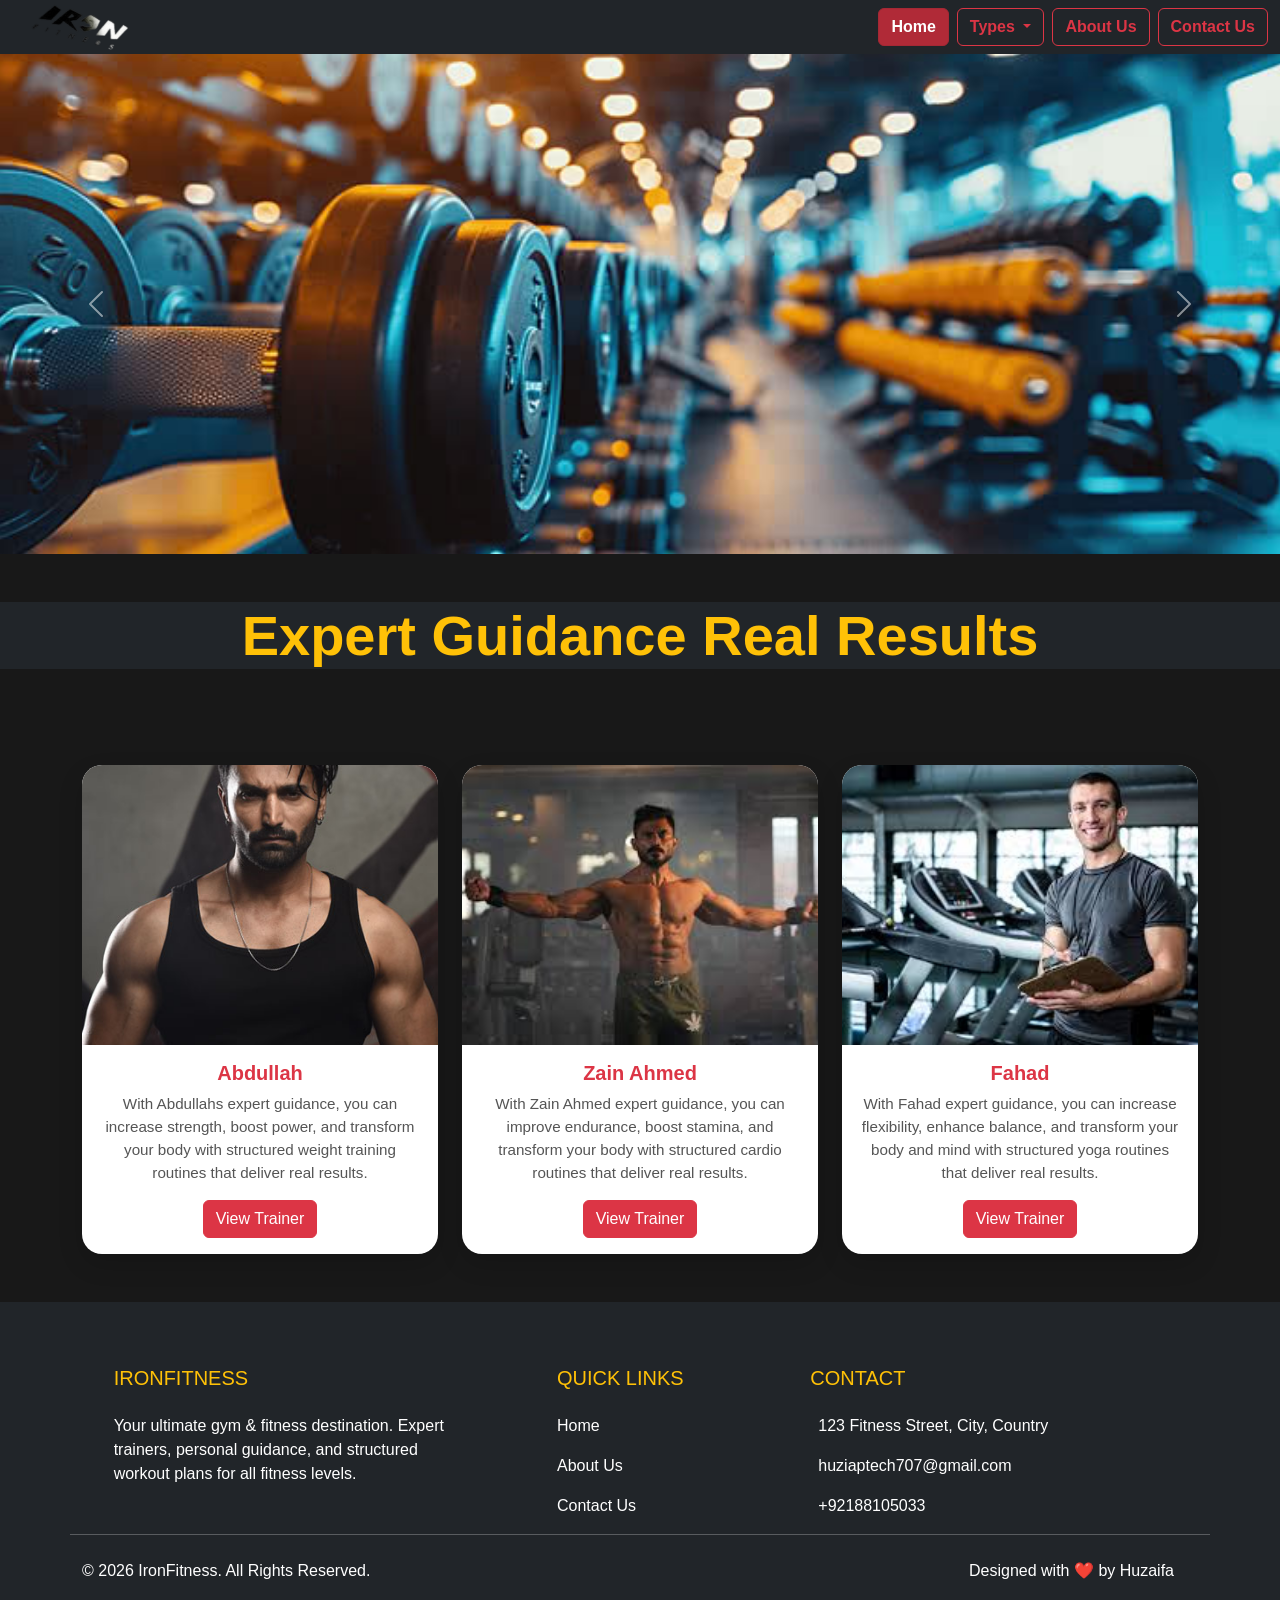
<file: index.html>
<!DOCTYPE html>
<html lang="en">
<head>
    <meta charset="UTF-8">
    <meta http-equiv="X-UA-Compatible" content="IE=edge">
    <meta name="viewport" content="width=device-width, initial-scale=1.0">
    <link href="https://cdn.jsdelivr.net/npm/bootstrap@5.0.2/dist/css/bootstrap.min.css" rel="stylesheet" integrity="sha384-EVSTQN3/azprG1Anm3QDgpJLIm9Nao0Yz1ztcQTwFspd3yD65VohhpuuCOmLASjC" crossorigin="anonymous">
    
    <link rel="stylesheet" href="css/style.css">
    <title>Ironfitness</title>

</head>
<body>
    <!-- start navbar -->
    <nav class="navbar navbar-expand-lg navbar-dark bg-dark sticky-top">
        <div class="container-fluid">
          <a class="navbar-brand d-flex align-items-center" href="index.html">
            <img src="assets/logo2.jpg" class="img-fluid navbar-logo"  alt="Logo " >
          </a>
          <button class="navbar-toggler" type="button" data-bs-toggle="collapse" data-bs-target="#navbarNav" aria-controls="navbarNav" aria-expanded="false" aria-label="Toggle navigation">
            <span class="navbar-toggler-icon"></span>
          </button>
          <div class="collapse navbar-collapse" id="navbarNav">
            <ul class="navbar-nav ms-auto gap-2">
              <li class="nav-item">
                <a class="btn btn-danger fw-bold active" href="index.html">Home</a>
              </li>
              <li class="nav-item dropdown">
                <a class="btn btn-outline-danger fw-bold dropdown-toggle"
                   href="#"
                   id="navbarDropdown"
                   role="button"
                   data-bs-toggle="dropdown"
                   aria-expanded="false">
                  Types
                </a>
              
                <ul class="dropdown-menu dropdown-menu-dark" aria-labelledby="navbarDropdown">
                  <li><a class="dropdown-item" href="posesbytype.html">Poses by type</a></li>
                  <li><a class="dropdown-item" href="posebybenefit.html">Poses by benefit</a></li>
                  <li><a class="dropdown-item" href="posebygerenal.html">Poses general</a></li>
                  <li><a class="dropdown-item" href="posebyanatomy.html">Poses by anatomy</a></li>
                </ul>
              </li>
              <li class="nav-item">
                <a class="btn btn-outline-danger fw-bold" href="aboutus.html">About Us</a>
              </li>
              <li class="nav-item">
                <a class="btn btn-outline-danger fw-bold" href="cotactus.html">Contact Us</a>
              </li>
            </ul>            
          </div>
        </div>
      </nav>
      <!-- end navbar -->
      <!--------start carousel ---------->
      <div id="carouselExampleControls" class="carousel slide carousel-fade" data-bs-ride="carousel">
  <div class="carousel-inner">
    <div class="carousel-item active">
      <img src="assets/carowsal3.jpg" class="d-block w-100 carousel-img" alt="Slide 1">
    </div>
    <div class="carousel-item">
      <img src="assets/corsal1.jpg" class="d-block w-100 carousel-img" alt="Slide 2">
    </div>
    <div class="carousel-item">
      <img src="assets/carsal2.jpg.jpg" class="d-block w-100 carousel-img" alt="Slide 3">
    </div>
  </div>

  <!-- controls-->
  <button class="carousel-control-prev" type="button" data-bs-target="#carouselExampleControls" data-bs-slide="prev">
    <span class="carousel-control-prev-icon"></span>
    <span class="visually-hidden">Previous</span>
  </button>
  <button class="carousel-control-next" type="button" data-bs-target="#carouselExampleControls" data-bs-slide="next">
    <span class="carousel-control-next-icon"></span>
    <span class="visually-hidden">Next</span>
  </button>
</div>
      <!-- end carousel -->
      <br>
      <h1 class="text-center fw-bold text-warning bg-dark  display-4 display-md-3 display-lg-2 my-4">
        Expert Guidance Real Results
      </h1>
      <br>
      <!-- tarniner card start -->
      <div class="container my-5">
        <div class="row g-4 justify-content-center">
      
          <!-- Trainer Card -->
          <div class="col-xl-4 col-lg-4 col-md-6 col-sm-12">
            <div class="card trainer-card h-100">
              <img src="assets/tariner1.jpg" class="card-img-top" alt="Trainer">
              <div class="card-body text-center">
                <h5 class="card-title">Abdullah</h5>
                <p class="card-text">
                  With Abdullahs expert guidance, you can increase strength, boost power, and transform your body with structured weight training routines that deliver real results.
                </p>
                <button class="btn btn-danger" data-bs-toggle="modal" data-bs-target="#trainerModal1">
                  View Trainer
                </button>
              </div>
            </div>
          </div>
      
          <div class="col-xl-4 col-lg-4 col-md-6 col-sm-12">
            <div class="card trainer-card h-100">
              <img src="assets/tainer2.jpg" class="card-img-top" alt="Trainer">
              <div class="card-body text-center">
                <h5 class="card-title">Zain Ahmed</h5>
                <p class="card-text">
                  With Zain Ahmed  expert guidance, you can improve endurance, boost stamina, and transform your body with structured cardio routines that deliver real results.
                </p>
                <button class="btn btn-danger" data-bs-toggle="modal" data-bs-target="#trainerModal2">
                  View Trainer
                </button>
              </div>
            </div>
          </div>
      
          <div class="col-xl-4 col-lg-4 col-md-6 col-sm-12">
            <div class="card trainer-card h-100">
              <img src="assets/tariner3.jpg" class="card-img-top" alt="Trainer">
              <div class="card-body text-center">
                <h5 class="card-title">Fahad</h5>
                <p class="card-text">
                  With Fahad expert guidance, you can increase flexibility, enhance balance, and transform your body and mind with structured yoga routines that deliver real results.
                </p>
                <button class="btn btn-danger" data-bs-toggle="modal" data-bs-target="#trainerModal3">
                  View Trainer
                </button>
              </div>
            </div>
          </div>
      
        </div>
      </div>
      
        <!-- End card tilte tranner -->
    

</body>
<!-- footer start -->
<footer class="bg-dark text-white pt-5 pb-4">
  <div class="container text-center text-md-start">
    <div class="row text-center text-md-start">

      <!-- about -->
      <div class="col-md-4 col-lg-4 col-xl-4 mx-auto mt-3">
        <h5 class="text-uppercase mb-4 font-weight-bold text-warning">IronFitness</h5>
        <p>Your ultimate gym & fitness destination. Expert trainers, personal guidance, and structured workout plans for all fitness levels.</p>
      </div>

      <!-- quick links -->
      <div class="col-md-2 col-lg-2 col-xl-2 mx-auto mt-3">
        <h5 class="text-uppercase mb-4 font-weight-bold text-warning">Quick Links</h5>
        <p><a href="index.html" class="text-white text-decoration-none">Home</a></p>
        <p><a href="about.html" class="text-white text-decoration-none">About Us</a></p>
        <p><a href="contact.html" class="text-white text-decoration-none">Contact Us</a></p>
      </div>

      <!-- contact info -->
      <div class="col-md-4 col-lg-4 col-xl-4 mx-auto mt-3">
        <h5 class="text-uppercase mb-4 font-weight-bold text-warning">Contact</h5>
        <p><i class="bi bi-geo-alt-fill me-2"></i> 123 Fitness Street, City, Country</p>
        <p><i class="bi bi-envelope-fill me-2"></i>huziaptech707@gmail.com</p>
        <p><i class="bi bi-telephone-fill me-2"></i> +92188105033</p>
      </div>

     

    <hr class="mb-4">
    <div class="row align-items-center">
      <div class="col-md-7 col-lg-8">
        <p>© 2026 IronFitness. All Rights Reserved.</p>
      </div>
      <div class="col-md-5 col-lg-4">
        <p class="text-end">Designed with ❤️ by Huzaifa</p>
      </div>
    </div>
  </div>
</footer>
<!-- footer end -->

</html>
<!-- start modal -->
   <!---------- traniner modal1 ------------->
   <div class="modal fade" id="trainerModal1" tabindex="-1">
    <div class="modal-dialog modal-dialog-centered">
      <div class="modal-content">
  
        <div class="modal-header bg-dark text-white">
          <h5 class="modal-title">Trainer Information</h5>
        </div>
  
        <div class="modal-body">
          <img src="assets/tariner1.jpg" class="img-fluid mb-4" alt="Trainer Photo">
          <br>
          <p class="bg-dark">
            his trainer has 5+ years of gym experience.
            Expert in weight training, fat loss, and strength building.
          </p>
        </div>
  
        <div class="modal-footer">
          <button type="button" class="btn btn-danger" data-bs-dismiss="modal">
            Close
          </button>
        </div>
  
      </div>
    </div>
  </div>
  <!---------- traniner modal2 ------------->
  <div class="modal fade" id="trainerModal2" tabindex="-1">
    <div class="modal-dialog modal-dialog-centered">
      <div class="modal-content">
  
        <div class="modal-header bg-dark text-white">
          <h5 class="modal-title">Trainer Information</h5>
        </div>
  
        <div class="modal-body">
          <img src="assets/tainer2.jpg" class="img-fluid mb-4" alt="Trainer Photo">
          <br>
          <p class="bg-dark">
            his trainer brings 5+ years of expertise in cardio-focused training.
              Specialist in fat loss, endurance improvement, and overall cardiovascular fitness.
          </p>
        </div>
  
        <div class="modal-footer">
          <button type="button" class="btn btn-danger" data-bs-dismiss="modal">
            Close
          </button>
        </div>
  
      </div>
    </div>
  </div>
  <!---------- traniner modal3 ------------->
  <div class="modal fade" id="trainerModal3" tabindex="-1">
    <div class="modal-dialog modal-dialog-centered">
      <div class="modal-content">
  
        <div class="modal-header bg-dark text-white">
          <h5 class="modal-title">Trainer Information</h5>
        </div>
  
        <div class="modal-body">
          <img src="assets/tariner3.jpg" class="img-fluid mb-4" alt="Trainer Photo">
          <br>
          <p class="bg-dark">
            his trainer brings 5+ years of expertise in yoga-focused training.
             Specialist in flexibility, balance improvement, and overall mind-body wellness.
            
          </p>
        </div>
  
        <div class="modal-footer">
          <button type="button" class="btn btn-danger" data-bs-dismiss="modal">
            Close
          </button>
        </div>
  
      </div>
    </div>
  </div>
  <script src="https://cdn.jsdelivr.net/npm/bootstrap@5.0.2/dist/js/bootstrap.bundle.min.js" integrity="sha384-MrcW6ZMFYlzcLA8Nl+NtUVF0sA7MsXsP1UyJoMp4YLEuNSfAP+JcXn/tWtIaxVXM" crossorigin="anonymous"></script>
  <script src="https://cdn.jsdelivr.net/npm/@popperjs/core@2.9.2/dist/umd/popper.min.js" integrity="sha384-IQsoLXl5PILFhosVNubq5LC7Qb9DXgDA9i+tQ8Zj3iwWAwPtgFTxbJ8NT4GN1R8p" crossorigin="anonymous"></script>
<script src="https://cdn.jsdelivr.net/npm/bootstrap@5.0.2/dist/js/bootstrap.min.js" integrity="sha384-cVKIPhGWiC2Al4u+LWgxfKTRIcfu0JTxR+EQDz/bgldoEyl4H0zUF0QKbrJ0EcQF" crossorigin="anonymous"></script>
<script src="https://cdn.jsdelivr.net/npm/bootstrap@5.0.2/dist/js/bootstrap.bundle.min.js"></script>
</file>
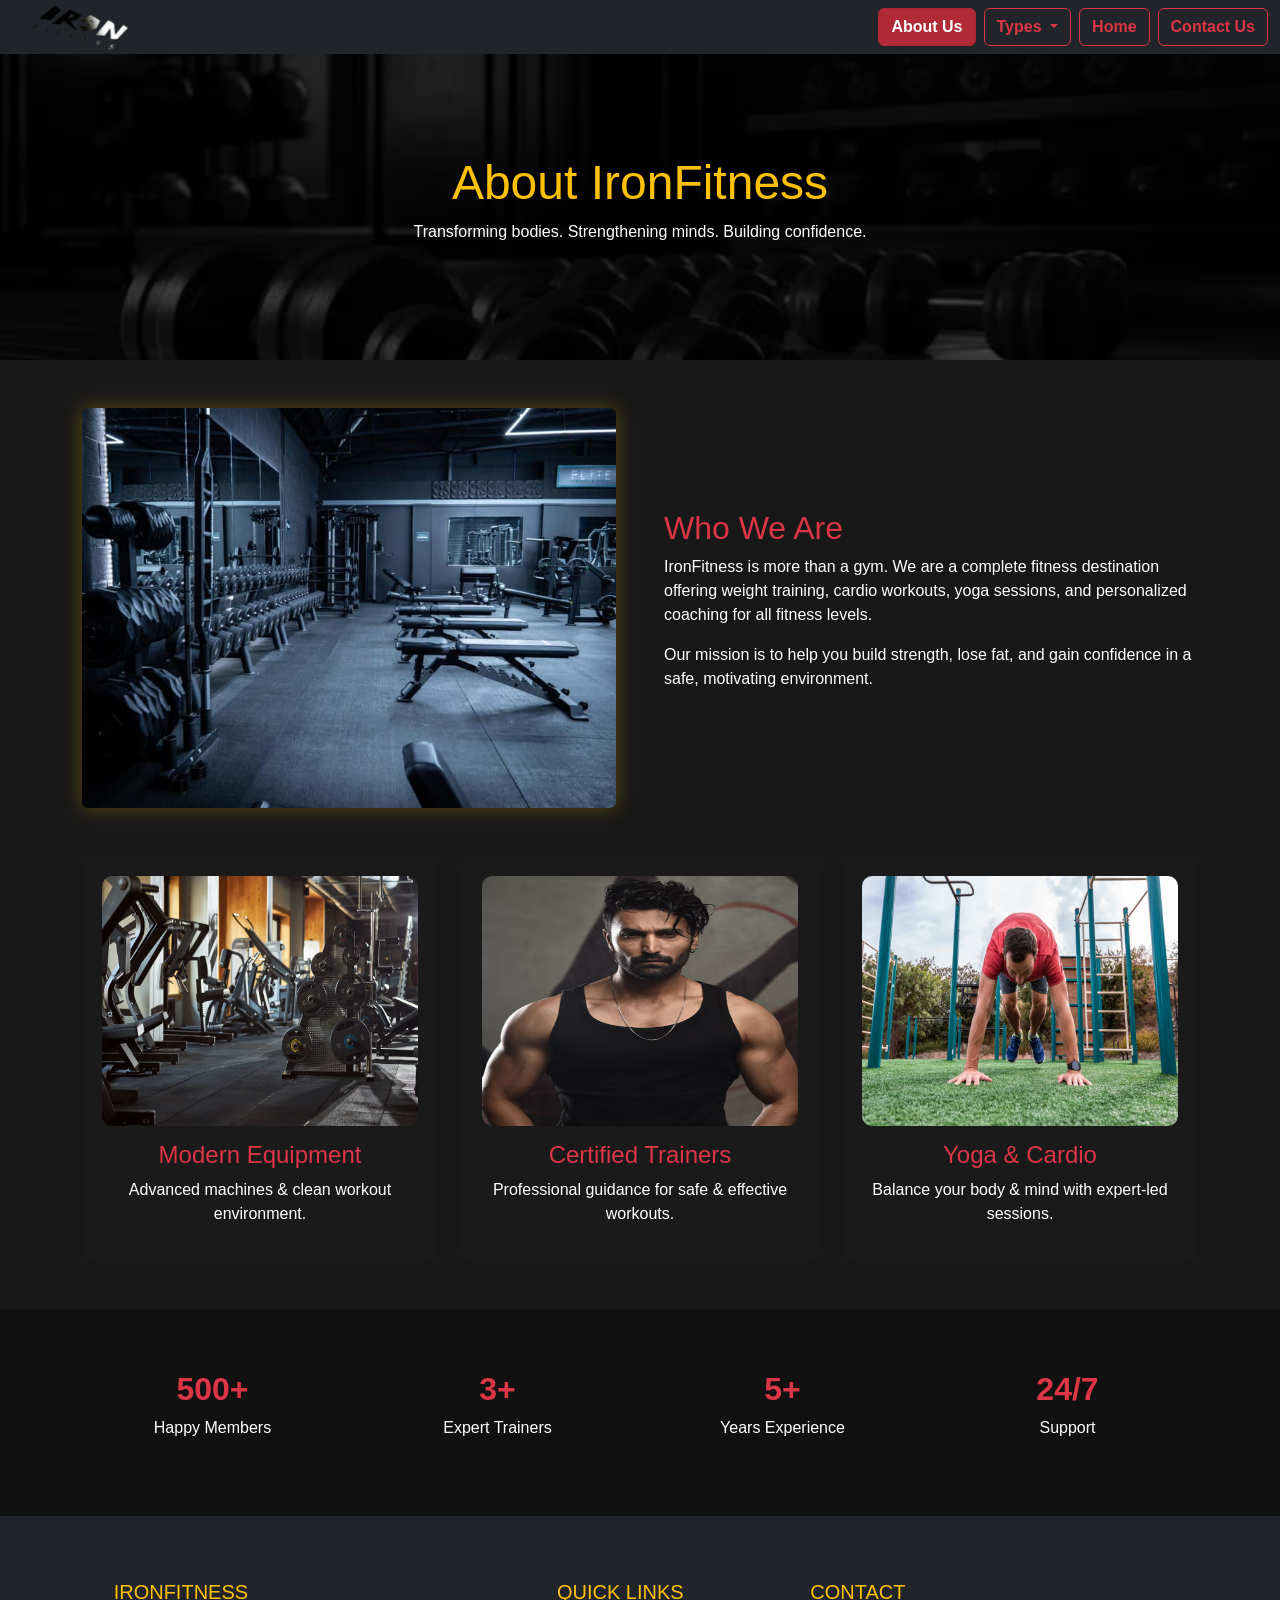
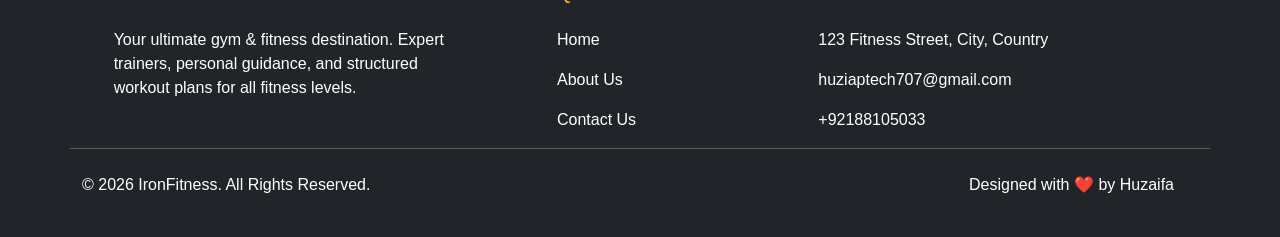
<file: aboutus.html>
<!DOCTYPE html>
<html lang="en">
<head>
    <meta charset="UTF-8">
    <meta http-equiv="X-UA-Compatible" content="IE=edge">
    <meta name="viewport" content="width=device-width, initial-scale=1.0">
    <link href="https://cdn.jsdelivr.net/npm/bootstrap@5.0.2/dist/css/bootstrap.min.css" rel="stylesheet" integrity="sha384-EVSTQN3/azprG1Anm3QDgpJLIm9Nao0Yz1ztcQTwFspd3yD65VohhpuuCOmLASjC" crossorigin="anonymous">
    
    <link rel="stylesheet" href="css/style.css">
    <title>Ironfitness</title>
    
</head>
<body>
    <!-- start navbar -->
    <nav class="navbar navbar-expand-lg navbar-dark bg-dark sticky-top">
        <div class="container-fluid">
          <a class="navbar-brand d-flex align-items-center" href="aboutus.html">
            <img src="assets/logo2.jpg" class="img-fluid navbar-logo"  alt="Logo " >
          </a>
          <button class="navbar-toggler" type="button" data-bs-toggle="collapse" data-bs-target="#navbarNav" aria-controls="navbarNav" aria-expanded="false" aria-label="Toggle navigation">
            <span class="navbar-toggler-icon"></span>
          </button>
          <div class="collapse navbar-collapse" id="navbarNav">
            <ul class="navbar-nav ms-auto gap-2">
              <li class="nav-item">
                <a class="btn btn-danger fw-bold active" href="aboutus.html">About Us</a>
              </li>
              <li class="nav-item dropdown">
                <a class="btn btn-outline-danger fw-bold dropdown-toggle"
                   href="#"
                   id="navbarDropdown"
                   role="button"
                   data-bs-toggle="dropdown"
                   aria-expanded="false">
                   Types
                </a>
              
                <ul class="dropdown-menu dropdown-menu-dark" aria-labelledby="navbarDropdown">
                  <li><a class="dropdown-item" href="posesbytype.html">Poses by type</a></li>
                  <li><a class="dropdown-item" href="posebybenefit.html">Poses by benefit</a></li>
                  <li><a class="dropdown-item" href="posebygerenal.html">Poses general</a></li>
                  <li><a class="dropdown-item" href="posebyanatomy.html">Poses by anatomy</a></li>
                </ul>
              </li>
              <li class="nav-item">
                <a class="btn btn-outline-danger fw-bold" href="index.html">Home</a>
              </li>
              <li class="nav-item">
                <a class="btn btn-outline-danger fw-bold" href="cotactus.html">Contact Us</a>
              </li>
            </ul>            
          </div>
        </div>
      </nav>
      <!-- end navbar -->
      <!------- hero seaction------->
<section class="about-hero text-center">
  <div class="container">
    <h1 class="animate-fade">About IronFitness</h1>
    <p class="animate-slide">
      Transforming bodies. Strengthening minds. Building confidence.
    </p>
  </div>
</section>

<!------- about content------->
<section class="container my-5">
  <div class="row align-items-center g-5">
    <div class="col-md-6">
      <img src="assets/aboutus.jpg" class="img-fluid rounded about-img">
    </div>
    <div class="col-md-6">
      <h2 class="section-title text-danger">Who We Are</h2>
      <p>
        IronFitness is more than a gym. We are a complete fitness destination
        offering weight training, cardio workouts, yoga sessions, and
        personalized coaching for all fitness levels.
      </p>
      <p>
        Our mission is to help you build strength, lose fat, and gain confidence
        in a safe, motivating environment.
      </p>
    </div>
  </div>
</section>

<!------feature cards------->
<section class="container my-5">
  <div class="row text-center g-4">

    <div class="col-md-4">
      <div class="about-card">
        <img src="assets/gymeqmentabout1.jpg" style="height: 250px;">
        <h4 class="text-danger">Modern Equipment</h4>
        <p>Advanced machines & clean workout environment.</p>
      </div>
    </div>

    <div class="col-md-4">
      <div class="about-card">
        <img src="assets/tariner1.jpg"style="height: 250px;">
        <h4 class="text-danger">Certified Trainers</h4>
        <p>Professional guidance for safe & effective workouts.</p>
      </div>
    </div>

    <div class="col-md-4">
      <div class="about-card">
        <img src="assets/cardiodetailburpees5.jpg"style="height: 250px;">
        <h4 class="text-danger">Yoga & Cardio</h4>
        <p>Balance your body & mind with expert-led sessions.</p>
      </div>
    </div>

  </div>
</section>

<!-------stats------>  
<section class="stats-section">
  <div class="container">
    <div class="row text-center">

      <div class="col-md-3 col-6">
        <h2>500+</h2>
        <p>Happy Members</p>
      </div>

      <div class="col-md-3 col-6">
        <h2>3+</h2>
        <p>Expert Trainers</p>
      </div>

      <div class="col-md-3 col-6">
        <h2>5+</h2>
        <p>Years Experience</p>
      </div>

      <div class="col-md-3 col-6">
        <h2>24/7</h2>
        <p>Support</p>
      </div>

    </div>
  </div>
</section>
</body>
<!-- footer start -->
<footer class="bg-dark text-white pt-5 pb-4">
  <div class="container text-center text-md-start">
    <div class="row text-center text-md-start">

      <!-- about -->
      <div class="col-md-4 col-lg-4 col-xl-4 mx-auto mt-3">
        <h5 class="text-uppercase mb-4 font-weight-bold text-warning">IronFitness</h5>
        <p>Your ultimate gym & fitness destination. Expert trainers, personal guidance, and structured workout plans for all fitness levels.</p>
      </div>

      <!-- quick links -->
      <div class="col-md-2 col-lg-2 col-xl-2 mx-auto mt-3">
        <h5 class="text-uppercase mb-4 font-weight-bold text-warning">Quick Links</h5>
        <p><a href="index.html" class="text-white text-decoration-none">Home</a></p>
        <p><a href="about.html" class="text-white text-decoration-none">About Us</a></p>
        <p><a href="contact.html" class="text-white text-decoration-none">Contact Us</a></p>
      </div>

      <!-- contact info -->
      <div class="col-md-4 col-lg-4 col-xl-4 mx-auto mt-3">
        <h5 class="text-uppercase mb-4 font-weight-bold text-warning">Contact</h5>
        <p><i class="bi bi-geo-alt-fill me-2"></i> 123 Fitness Street, City, Country</p>
        <p><i class="bi bi-envelope-fill me-2"></i>huziaptech707@gmail.com</p>
        <p><i class="bi bi-telephone-fill me-2"></i> +92188105033</p>
      </div>

     

    <hr class="mb-4">
    <div class="row align-items-center">
      <div class="col-md-7 col-lg-8">
        <p>© 2026 IronFitness. All Rights Reserved.</p>
      </div>
      <div class="col-md-5 col-lg-4">
        <p class="text-end">Designed with ❤️ by Huzaifa</p>
      </div>
    </div>
  </div>
</footer>
<!-- footer end -->
</html>
<script src="https://cdn.jsdelivr.net/npm/bootstrap@5.0.2/dist/js/bootstrap.bundle.min.js" integrity="sha384-MrcW6ZMFYlzcLA8Nl+NtUVF0sA7MsXsP1UyJoMp4YLEuNSfAP+JcXn/tWtIaxVXM" crossorigin="anonymous"></script>
  <script src="https://cdn.jsdelivr.net/npm/@popperjs/core@2.9.2/dist/umd/popper.min.js" integrity="sha384-IQsoLXl5PILFhosVNubq5LC7Qb9DXgDA9i+tQ8Zj3iwWAwPtgFTxbJ8NT4GN1R8p" crossorigin="anonymous"></script>
<script src="https://cdn.jsdelivr.net/npm/bootstrap@5.0.2/dist/js/bootstrap.min.js" integrity="sha384-cVKIPhGWiC2Al4u+LWgxfKTRIcfu0JTxR+EQDz/bgldoEyl4H0zUF0QKbrJ0EcQF" crossorigin="anonymous"></script>
<script src="https://cdn.jsdelivr.net/npm/bootstrap@5.0.2/dist/js/bootstrap.bundle.min.js"></script>
</file>
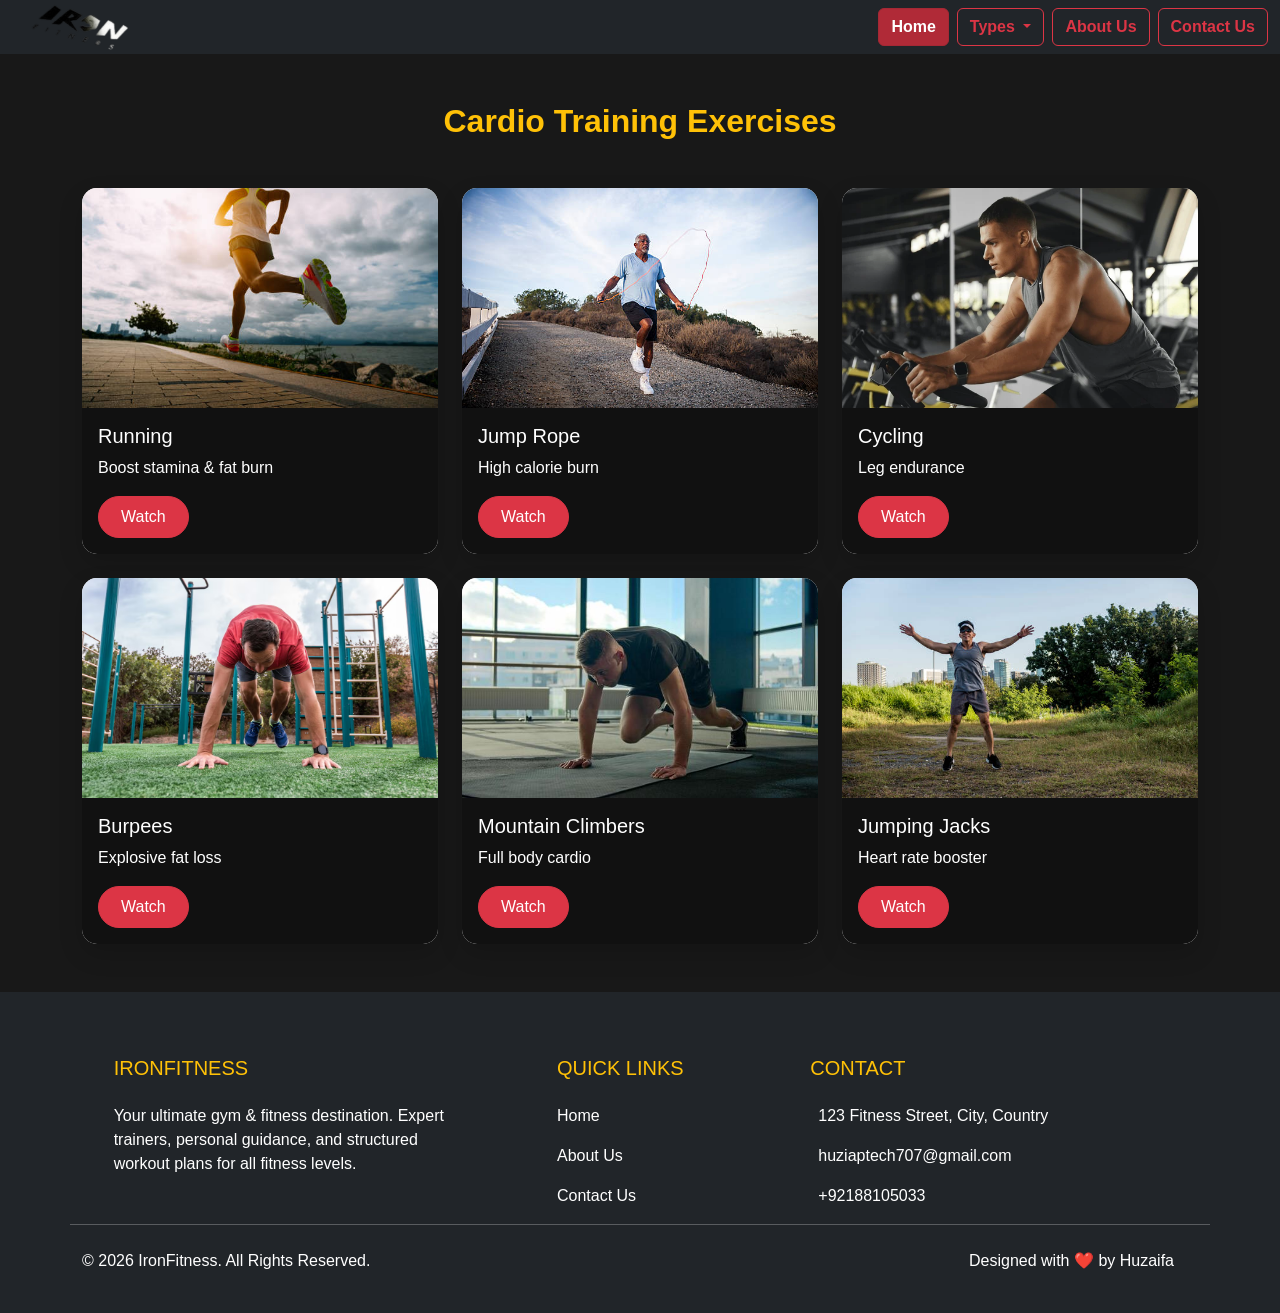
<file: cardiotraindetail2.html>
<!DOCTYPE html>
<html lang="en">
<head>
    <meta charset="UTF-8">
    <meta http-equiv="X-UA-Compatible" content="IE=edge">
    <meta name="viewport" content="width=device-width, initial-scale=1.0">
    <link href="https://cdn.jsdelivr.net/npm/bootstrap@5.0.2/dist/css/bootstrap.min.css" rel="stylesheet" integrity="sha384-EVSTQN3/azprG1Anm3QDgpJLIm9Nao0Yz1ztcQTwFspd3yD65VohhpuuCOmLASjC" crossorigin="anonymous">
    
    <link rel="stylesheet" href="css/style.css">
    <title>Ironfitness</title>
    
</head>
<body>
    <!-- start navbar -->
    <nav class="navbar navbar-expand-lg navbar-dark bg-dark sticky-top">
        <div class="container-fluid">
          <a class="navbar-brand d-flex align-items-center" href="index.html">
            <img src="assets/logo2.jpg" class="img-fluid navbar-logo"  alt="Logo " >
          </a>
          <button class="navbar-toggler" type="button" data-bs-toggle="collapse" data-bs-target="#navbarNav" aria-controls="navbarNav" aria-expanded="false" aria-label="Toggle navigation">
            <span class="navbar-toggler-icon"></span>
          </button>
          <div class="collapse navbar-collapse" id="navbarNav">
            <ul class="navbar-nav ms-auto gap-2">
              <li class="nav-item">
                <a class="btn btn-danger fw-bold active" href="index.html">Home</a>
              </li>
              <li class="nav-item dropdown">
                <a class="btn btn-outline-danger fw-bold dropdown-toggle"
                   href="#"
                   id="navbarDropdown"
                   role="button"
                   data-bs-toggle="dropdown"
                   aria-expanded="false">
                   Types
                </a>
              
                <ul class="dropdown-menu dropdown-menu-dark" aria-labelledby="navbarDropdown">
                  <li><a class="dropdown-item" href="posesbytype.html">Poses by type</a></li>
                  <li><a class="dropdown-item" href="posebybenefit.html">Poses by benefit</a></li>
                  <li><a class="dropdown-item" href="posebygerenal.html">Poses general</a></li>
                  <li><a class="dropdown-item" href="posebyanatomy.html">Poses by anatomy</a></li>
                </ul>
              </li>
              <li class="nav-item">
                <a class="btn btn-outline-danger fw-bold" href="aboutus.html">About Us</a>
              </li>
              <li class="nav-item">
                <a class="btn btn-outline-danger fw-bold" href="cotactus.html">Contact Us</a>
              </li>
            </ul>            
          </div>
        </div>
      </nav>
      <!-- end navbar -->
      <!-- Cardio Exercise Section -->
      <div class="container my-5">
        <h2 class="text-center text-warning fw-bold mb-5">Cardio Training Exercises</h2>
      
        <div class="row g-4">
      
          <!-- card 1-->
          <div class="col-lg-4 col-md-6 col-sm-12">
            <div class="card pose-card h-100">
              <img src="assets/cardiodetailruning1.jpg">
              <div class="card-body">
                <h5>Running</h5>
                <p>Boost stamina & fat burn</p>
                <button class="btn btn-danger" data-bs-toggle="modal" data-bs-target="#runcardio1">Watch</button>
              </div>
            </div>
          </div>
      
          <!-- card 2-->
          <div class="col-lg-4 col-md-6 col-sm-12">
            <div class="card pose-card h-100">
              <img src="assets/cardiodetailjumprope2.jpg">
              <div class="card-body">
                <h5>Jump Rope</h5>
                <p>High calorie burn</p>
                <button class="btn btn-danger" data-bs-toggle="modal" data-bs-target="#cardio2">Watch</button>
              </div>
            </div>
          </div>
      
          <!-- card 3 -->
          <div class="col-lg-4 col-md-6 col-sm-12">
            <div class="card pose-card h-100">
              <img src="assets/caediodetailcycle3.jpg">
              <div class="card-body">
                <h5>Cycling</h5>
                <p>Leg endurance</p>
                <button class="btn btn-danger" data-bs-toggle="modal" data-bs-target="#cardio3">Watch</button>
              </div>
            </div>
          </div>
      
          <!-- card 4 -->
          <div class="col-lg-4 col-md-6 col-sm-12">
            <div class="card pose-card h-100">
              <img src="assets/cardiodetailburpees5.jpg">
              <div class="card-body">
                <h5>Burpees</h5>
                <p> Explosive fat loss</p>
                <button class="btn btn-danger" data-bs-toggle="modal" data-bs-target="#burpecardio4">Watch</button>
              </div>
            </div>
          </div>
      
          <!-- card 5 -->
          <div class="col-lg-4 col-md-6 col-sm-12">
            <div class="card pose-card h-100">
              <img src="assets/cardiodetailclimbermoutain6.jpg">
              <div class="card-body">
                <h5> Mountain Climbers</h5>
                <p>Full body cardio</p>
                <button class="btn btn-danger" data-bs-toggle="modal" data-bs-target="#mountaincardio5">Watch</button>
              </div>
            </div>
          </div>
      
          <!-- card 6 -->
          <div class="col-lg-4 col-md-6 col-sm-12">
            <div class="card pose-card h-100">
              <img src="assets/cardiodetailjumpjaks4.jpg">
              <div class="card-body">
                <h5>Jumping Jacks</h5>
                <p>Heart rate booster</p>
                <button class="btn btn-danger" data-bs-toggle="modal" data-bs-target="#cardio6">Watch</button>
              </div>
            </div>
          </div>
      
        </div>
      </div>
      
<!-- footer start -->
<footer class="bg-dark text-white pt-5 pb-4">
  <div class="container text-center text-md-start">
    <div class="row text-center text-md-start">

      <!-- about -->
      <div class="col-md-4 col-lg-4 col-xl-4 mx-auto mt-3">
        <h5 class="text-uppercase mb-4 font-weight-bold text-warning">IronFitness</h5>
        <p>Your ultimate gym & fitness destination. Expert trainers, personal guidance, and structured workout plans for all fitness levels.</p>
      </div>

      <!-- quick links -->
      <div class="col-md-2 col-lg-2 col-xl-2 mx-auto mt-3">
        <h5 class="text-uppercase mb-4 font-weight-bold text-warning">Quick Links</h5>
        <p><a href="index.html" class="text-white text-decoration-none">Home</a></p>
        <p><a href="about.html" class="text-white text-decoration-none">About Us</a></p>
        <p><a href="contact.html" class="text-white text-decoration-none">Contact Us</a></p>
      </div>

      <!-- contact info -->
      <div class="col-md-4 col-lg-4 col-xl-4 mx-auto mt-3">
        <h5 class="text-uppercase mb-4 font-weight-bold text-warning">Contact</h5>
        <p><i class="bi bi-geo-alt-fill me-2"></i> 123 Fitness Street, City, Country</p>
        <p><i class="bi bi-envelope-fill me-2"></i>huziaptech707@gmail.com</p>
        <p><i class="bi bi-telephone-fill me-2"></i> +92188105033</p>
      </div>

     

    <hr class="mb-4">
    <div class="row align-items-center">
      <div class="col-md-7 col-lg-8">
        <p>© 2026 IronFitness. All Rights Reserved.</p>
      </div>
      <div class="col-md-5 col-lg-4">
        <p class="text-end">Designed with ❤️ by Huzaifa</p>
      </div>
    </div>
  </div>
</footer>
<!-- footer end -->
      </body>
      </html>
      <div class="modal fade" id="cardio1" tabindex="-1">
  <div class="modal-dialog modal-lg modal-dialog-centered">
    <div class="modal-content">
      <div class="modal-header bg-dark text-white">
        <h5 class="modal-title">Running</h5>
        <button class="btn-close btn-close-white" data-bs-dismiss="modal"></button>
      </div>
      <div class="modal-body">
        <div class="ratio ratio-16x9 mb-3">
          <iframe src="https://www.youtube.com/embed/2RlxZb3o7Do" allowfullscreen></iframe>
        </div>
        <p>Running improves cardiovascular endurance and burns calories efficiently.</p>
      </div>
    </div>
  </div>
</div>
<script src="https://cdn.jsdelivr.net/npm/bootstrap@5.0.2/dist/js/bootstrap.bundle.min.js" integrity="sha384-MrcW6ZMFYlzcLA8Nl+NtUVF0sA7MsXsP1UyJoMp4YLEuNSfAP+JcXn/tWtIaxVXM" crossorigin="anonymous"></script>
<script src="https://cdn.jsdelivr.net/npm/@popperjs/core@2.9.2/dist/umd/popper.min.js" integrity="sha384-IQsoLXl5PILFhosVNubq5LC7Qb9DXgDA9i+tQ8Zj3iwWAwPtgFTxbJ8NT4GN1R8p" crossorigin="anonymous"></script>
<script src="https://cdn.jsdelivr.net/npm/bootstrap@5.0.2/dist/js/bootstrap.min.js" integrity="sha384-cVKIPhGWiC2Al4u+LWgxfKTRIcfu0JTxR+EQDz/bgldoEyl4H0zUF0QKbrJ0EcQF" crossorigin="anonymous"></script>
<script src="https://cdn.jsdelivr.net/npm/bootstrap@5.0.2/dist/js/bootstrap.bundle.min.js"></script>
<!-- cardio train modal start -->
<!-- cardio modal1 -->
<div class="modal fade" id="runcardio1" tabindex="-1">
  <div class="modal-dialog modal-lg modal-dialog-centered">
    <div class="modal-content">
      <div class="modal-header bg-dark text-white">
        <h5 class="modal-title">Running Exercise</h5>
        <button class="btn-close btn-close-white" data-bs-dismiss="modal"></button>
      </div>
      <div class="modal-body">
        <div class="ratio ratio-16x9 mb-3">
          <iframe width="315" height="576" src="https://www.youtube.com/embed/iezwSpYK7iY" title="running ka sahi tarika #rabarisir  #shorts" frameborder="0" allow="accelerometer; autoplay; clipboard-write; encrypted-media; gyroscope; picture-in-picture; web-share" referrerpolicy="strict-origin-when-cross-origin" allowfullscreen></iframe>
        </div>
        <p>
          Running improves heart health, burns calories, and increases stamina.
        </p>
      </div>
    </div>
  </div>
</div>
<!-- cardio modal 2 -->
<div class="modal fade" id="cardio2" tabindex="-1">
  <div class="modal-dialog modal-lg modal-dialog-centered">
    <div class="modal-content">
      <div class="modal-header bg-dark text-white">
        <h5 class="modal-title">Jump Rope Exercise</h5>
        <button class="btn-close btn-close-white" data-bs-dismiss="modal"></button>
      </div>
      <div class="modal-body">
        <div class="ratio ratio-16x9 mb-3">
          <iframe width="315" height="576" src="https://www.youtube.com/embed/WGx8nfjlU-g" title="Jumprope Shuffle Tutorial" frameborder="0" allow="accelerometer; autoplay; clipboard-write; encrypted-media; gyroscope; picture-in-picture; web-share" referrerpolicy="strict-origin-when-cross-origin" allowfullscreen></iframe>
        </div>
        <p>
          Jump rope is excellent for fat loss, coordination, and cardio endurance.
        </p>
      </div>
    </div>
  </div>
</div>
<!-- cardio modal 3 -->
<div class="modal fade" id="cardio3" tabindex="-1">
  <div class="modal-dialog modal-lg modal-dialog-centered">
    <div class="modal-content">
      <div class="modal-header bg-dark text-white">
        <h5 class="modal-title">Cycling Exercise</h5>
        <button class="btn-close btn-close-white" data-bs-dismiss="modal"></button>
      </div>
      <div class="modal-body">
        <div class="ratio ratio-16x9 mb-3">
          <iframe width="315" height="576" src="https://www.youtube.com/embed/NY4_GJnrfKQ" title="Soozier Stationary Magnetic Exercise Bike, Belt Drive Training Bicycle, Indoor Cardio Workout" frameborder="0" allow="accelerometer; autoplay; clipboard-write; encrypted-media; gyroscope; picture-in-picture; web-share" referrerpolicy="strict-origin-when-cross-origin" allowfullscreen></iframe>
        </div>
        <p>
          Cycling strengthens legs, improves endurance, and supports joint health.
        </p>
      </div>
    </div>
  </div>
</div>
<!-- cardio modal 4 -->
<div class="modal fade" id="burpecardio4" tabindex="-1">
  <div class="modal-dialog modal-lg modal-dialog-centered">
    <div class="modal-content">
      <div class="modal-header bg-dark text-white">
        <h5 class="modal-title"> Burpees Exercise</h5>
        <button class="btn-close btn-close-white" data-bs-dismiss="modal"></button>
      </div>
      <div class="modal-body">
        <div class="ratio ratio-16x9 mb-3">
          <iframe width="814" height="458" src="https://www.youtube.com/embed/auBLPXO8Fww" title="The Burpee" frameborder="0" allow="accelerometer; autoplay; clipboard-write; encrypted-media; gyroscope; picture-in-picture; web-share" referrerpolicy="strict-origin-when-cross-origin" allowfullscreen></iframe>
          
        </div>
        <p>
          Burpees improve explosive strength, endurance, and fat loss.
        </p>
      </div>
    </div>
  </div>
</div>
<!-- cardio modal 5 -->
<div class="modal fade" id="mountaincardio5" tabindex="-1">
  <div class="modal-dialog modal-lg modal-dialog-centered">
    <div class="modal-content">
      <div class="modal-header bg-dark text-white">
        <h5 class="modal-title">Mountain Climbers</h5>
        <button class="btn-close btn-close-white" data-bs-dismiss="modal"></button>
      </div>
      <div class="modal-body">
        <div class="ratio ratio-16x9 mb-3">
          <iframe width="315" height="576" src="https://www.youtube.com/embed/hZb6jTbCLeE" title="How to Do Mountain Climbers - Fitness Fridays #shorts" frameborder="0" allow="accelerometer; autoplay; clipboard-write; encrypted-media; gyroscope; picture-in-picture; web-share" referrerpolicy="strict-origin-when-cross-origin" allowfullscreen></iframe>
        </div>
        <p>
          Mountain climbers burn fat fast and engage the full body.
        </p>
      </div>
    </div>
  </div>
</div>

<!-- cardio modal 6 -->
<div class="modal fade" id="cardio6" tabindex="-1">
  <div class="modal-dialog modal-lg modal-dialog-centered">
    <div class="modal-content">
      <div class="modal-header bg-dark text-white">
        <h5 class="modal-title">Jumping Jacks</h5>
        <button class="btn-close btn-close-white" data-bs-dismiss="modal"></button>
      </div>
      <div class="modal-body">
        <div class="ratio ratio-16x9 mb-3">
          <iframe width="315" height="576" src="https://www.youtube.com/embed/FJDZrSZQLiY" title="Jumping jack&#39;s technique. How to do jumping jacks #fitness #workout #jumpingjacks #jumpingjack" frameborder="0" allow="accelerometer; autoplay; clipboard-write; encrypted-media; gyroscope; picture-in-picture; web-share" referrerpolicy="strict-origin-when-cross-origin" allowfullscreen></iframe>
        </div>
        <p>
          Jumping jacks increase heart rate and improve overall cardio fitness.
        </p>
      </div>
    </div>
  </div>
</div>

<!-- cardio train modal  -->
</file>
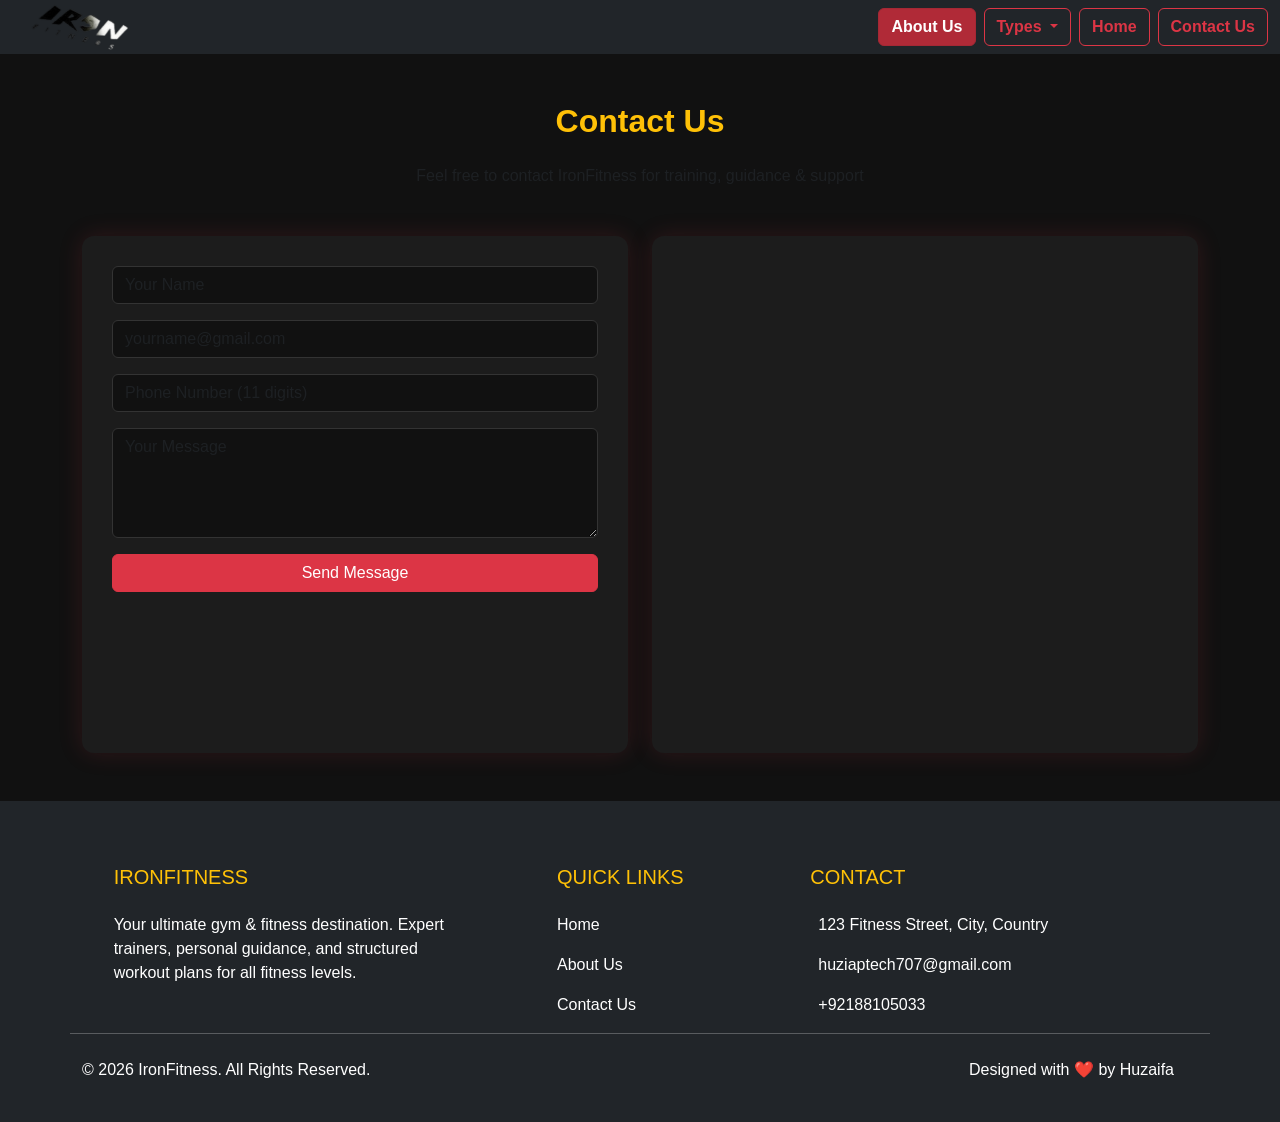
<file: cotactus.html>
<!DOCTYPE html>
<html lang="en">
<head>
    <meta charset="UTF-8">
    <meta http-equiv="X-UA-Compatible" content="IE=edge">
    <meta name="viewport" content="width=device-width, initial-scale=1.0">
    <link href="https://cdn.jsdelivr.net/npm/bootstrap@5.0.2/dist/css/bootstrap.min.css" rel="stylesheet" integrity="sha384-EVSTQN3/azprG1Anm3QDgpJLIm9Nao0Yz1ztcQTwFspd3yD65VohhpuuCOmLASjC" crossorigin="anonymous">
    
    <link rel="stylesheet" href="css/style.css">
    <title>Ironfitness</title>
    
</head>
<body>
    <!-- start navbar -->
    <nav class="navbar navbar-expand-lg navbar-dark bg-dark sticky-top">
        <div class="container-fluid">
          <a class="navbar-brand d-flex align-items-center" href="aboutus.html">
            <img src="assets/logo2.jpg" class="img-fluid navbar-logo"  alt="Logo " >
          </a>
          <button class="navbar-toggler" type="button" data-bs-toggle="collapse" data-bs-target="#navbarNav" aria-controls="navbarNav" aria-expanded="false" aria-label="Toggle navigation">
            <span class="navbar-toggler-icon"></span>
          </button>
          <div class="collapse navbar-collapse" id="navbarNav">
            <ul class="navbar-nav ms-auto gap-2">
              <li class="nav-item">
                <a class="btn btn-danger fw-bold active" href="aboutus.html">About Us</a>
              </li>
              <li class="nav-item dropdown">
                <a class="btn btn-outline-danger fw-bold dropdown-toggle"
                   href="#"
                   id="navbarDropdown"
                   role="button"
                   data-bs-toggle="dropdown"
                   aria-expanded="false">
                   Types
                </a>
              
                <ul class="dropdown-menu dropdown-menu-dark" aria-labelledby="navbarDropdown">
                  <li><a class="dropdown-item" href="posesbytype.html">Poses by type</a></li>
                  <li><a class="dropdown-item" href="posebybenefit.html">Poses by benefit</a></li>
                  <li><a class="dropdown-item" href="posebygerenal.html">Poses general</a></li>
                  <li><a class="dropdown-item" href="posebyanatomy.html">Poses by anatomy</a></li>
                </ul>
              </li>
              <li class="nav-item">
                <a class="btn btn-outline-danger fw-bold" href="index.html">Home</a>
              </li>
              <li class="nav-item">
                <a class="btn btn-outline-danger fw-bold " href="cotactus.html">Contact Us</a>
              </li>
            </ul>            
          </div>
        </div>
      </nav>
      <!-- end navbar -->
     <!-- contactus section -->
<section class="contact-section py-5">
  <div class="container">
    <h2 class="text-center text-warning fw-bold mb-4">Contact Us</h2>
    <p class="text-center text-muted mb-5">
      Feel free to contact IronFitness for training, guidance & support
    </p>

    <div class="row g-4 align-items-stretch">

      <!-----from----->
      <div class="col-lg-6">
        <div class="contact-card h-100">
          <form id="contactForm">
            <input type="text" id="name" class="form-control mb-3"
              placeholder="Your Name" required>

            <input type="email" id="email" class="form-control mb-3"
              placeholder="yourname@gmail.com" required>

            <input type="text" id="phone" class="form-control mb-3"
              placeholder="Phone Number (11 digits)" required>

            <textarea id="message" class="form-control mb-3"
              rows="4" placeholder="Your Message"></textarea>

            <button type="submit" class="btn btn-danger w-100">
              Send Message
            </button>
          </form>
        </div>
      </div>

      <!--map---->
      <div class="col-lg-6">
        <div class="contact-card h-100">
          <iframe src="https://www.google.com/maps/embed?pb=!1m18!1m12!1m3!1d3618.5458029041743!2d67.10830607463114!3d24.913469843135765!2m3!1f0!2f0!3f0!3m2!1i1024!2i768!4f13.1!3m3!1m2!1s0x3eb338dea59f7505%3A0x3b4cb8b4a9725f6d!2sIron%20City%20Gym!5e0!3m2!1sen!2s!4v1773434152385!5m2!1sen!2s" width="500" height="450" style="border:0;" allowfullscreen="" loading="lazy" referrerpolicy="no-referrer-when-downgrade"></iframe>
        </div>
      </div>
    </div>
  </div>
</section>

      
      </body>
<!-- footer start -->
<footer class="bg-dark text-white pt-5 pb-4">
    <div class="container text-center text-md-start">
      <div class="row text-center text-md-start">
  
        <!-- about -->
        <div class="col-md-4 col-lg-4 col-xl-4 mx-auto mt-3">
          <h5 class="text-uppercase mb-4 font-weight-bold text-warning">IronFitness</h5>
          <p>Your ultimate gym & fitness destination. Expert trainers, personal guidance, and structured workout plans for all fitness levels.</p>
        </div>
  
        <!-- quick links -->
        <div class="col-md-2 col-lg-2 col-xl-2 mx-auto mt-3">
          <h5 class="text-uppercase mb-4 font-weight-bold text-warning">Quick Links</h5>
          <p><a href="index.html" class="text-white text-decoration-none">Home</a></p>
          <p><a href="about.html" class="text-white text-decoration-none">About Us</a></p>
          <p><a href="contact.html" class="text-white text-decoration-none">Contact Us</a></p>
        </div>
  
        <!-- contact info -->
        <div class="col-md-4 col-lg-4 col-xl-4 mx-auto mt-3">
          <h5 class="text-uppercase mb-4 font-weight-bold text-warning">Contact</h5>
          <p><i class="bi bi-geo-alt-fill me-2"></i> 123 Fitness Street, City, Country</p>
          <p><i class="bi bi-envelope-fill me-2"></i>huziaptech707@gmail.com</p>
          <p><i class="bi bi-telephone-fill me-2"></i> +92188105033</p>
        </div>
  
       
  
      <hr class="mb-4">
      <div class="row align-items-center">
        <div class="col-md-7 col-lg-8">
          <p>© 2026 IronFitness. All Rights Reserved.</p>
        </div>
        <div class="col-md-5 col-lg-4">
          <p class="text-end">Designed with ❤️ by Huzaifa</p>
        </div>
      </div>
    </div>
  </footer>
  <!-- footer end -->
  
      </html>
      <script src="contact.js"></script>
      <script src="https://cdn.jsdelivr.net/npm/bootstrap@5.0.2/dist/js/bootstrap.bundle.min.js" integrity="sha384-MrcW6ZMFYlzcLA8Nl+NtUVF0sA7MsXsP1UyJoMp4YLEuNSfAP+JcXn/tWtIaxVXM" crossorigin="anonymous"></script>
<script src="https://cdn.jsdelivr.net/npm/@popperjs/core@2.9.2/dist/umd/popper.min.js" integrity="sha384-IQsoLXl5PILFhosVNubq5LC7Qb9DXgDA9i+tQ8Zj3iwWAwPtgFTxbJ8NT4GN1R8p" crossorigin="anonymous"></script>
<script src="https://cdn.jsdelivr.net/npm/bootstrap@5.0.2/dist/js/bootstrap.min.js" integrity="sha384-cVKIPhGWiC2Al4u+LWgxfKTRIcfu0JTxR+EQDz/bgldoEyl4H0zUF0QKbrJ0EcQF" crossorigin="anonymous"></script>
<script src="https://cdn.jsdelivr.net/npm/bootstrap@5.0.2/dist/js/bootstrap.bundle.min.js"></script>
</file>
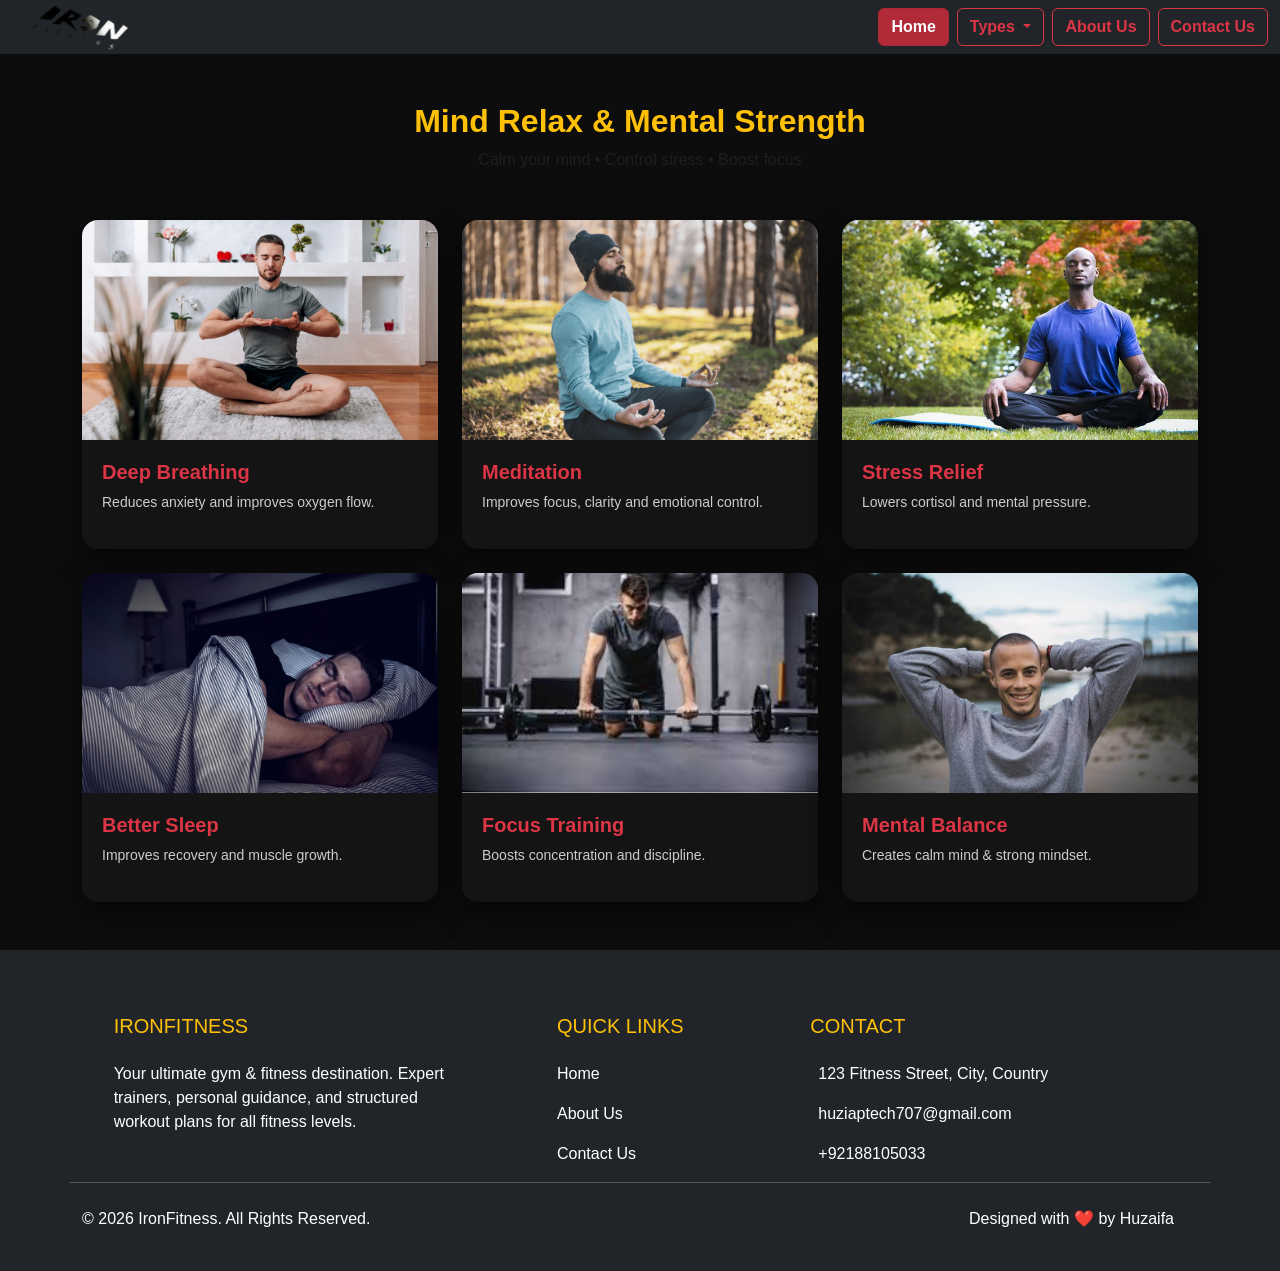
<file: posebyanatomy.html>
<!DOCTYPE html>
<html lang="en">
<head>
    <meta charset="UTF-8">
    <meta http-equiv="X-UA-Compatible" content="IE=edge">
    <meta name="viewport" content="width=device-width, initial-scale=1.0">
    <link href="https://cdn.jsdelivr.net/npm/bootstrap@5.0.2/dist/css/bootstrap.min.css" rel="stylesheet" integrity="sha384-EVSTQN3/azprG1Anm3QDgpJLIm9Nao0Yz1ztcQTwFspd3yD65VohhpuuCOmLASjC" crossorigin="anonymous">
    
    <link rel="stylesheet" href="css/style.css">
    <title>Ironfitness</title>
    
</head>
<body>
    <!-- start navbar -->
    <nav class="navbar navbar-expand-lg navbar-dark bg-dark sticky-top">
        <div class="container-fluid">
          <a class="navbar-brand d-flex align-items-center" href="index.html">
            <img src="assets/logo2.jpg" class="img-fluid navbar-logo"  alt="Logo " >
          </a>
          <button class="navbar-toggler" type="button" data-bs-toggle="collapse" data-bs-target="#navbarNav" aria-controls="navbarNav" aria-expanded="false" aria-label="Toggle navigation">
            <span class="navbar-toggler-icon"></span>
          </button>
          <div class="collapse navbar-collapse" id="navbarNav">
            <ul class="navbar-nav ms-auto gap-2">
              <li class="nav-item">
                <a class="btn btn-danger fw-bold active" href="index.html">Home</a>
              </li>
              <li class="nav-item dropdown">
                <a class="btn btn-outline-danger fw-bold dropdown-toggle"
                   href="#"
                   id="navbarDropdown"
                   role="button"
                   data-bs-toggle="dropdown"
                   aria-expanded="false">
                  Types
                </a>
              
                <ul class="dropdown-menu dropdown-menu-dark" aria-labelledby="navbarDropdown">
                  <li><a class="dropdown-item" href="posesbytype.html">Poses by type</a></li>
                  <li><a class="dropdown-item" href="posebybenefit.html">Poses by benefit</a></li>
                  <li><a class="dropdown-item" href="posebygerenal.html">Poses general</a></li>
                  <li><a class="dropdown-item" href="posebyanatomy.html">Poses by anatomy</a></li>
                </ul>
              </li>
              <li class="nav-item">
                <a class="btn btn-outline-danger fw-bold" href="aboutus.html">About Us</a>
              </li>
              <li class="nav-item">
                <a class="btn btn-outline-danger fw-bold" href="cotactus.html">Contact Us</a>
              </li>
            </ul>            
          </div>
        </div>
      </nav>
      <!-- end navbar -->
      <!-- mind relex section -->
<section class="mind-relax py-5">
  <div class="container">

    <div class="text-center mb-5">
      <h2 class="fw-bold text-warning">Mind Relax & Mental Strength</h2>
      <p class="text-muted">Calm your mind • Control stress • Boost focus</p>
    </div>

    <div class="row g-4">

      <div class="col-lg-4 col-md-6">
        <div class="relax-card">
          <img src="assets/deepbreatanatomy1.jpg">
          <div class="relax-content">
            <h5>Deep Breathing</h5>
            <p>Reduces anxiety and improves oxygen flow.</p>
          </div>
        </div>
      </div>

      <div class="col-lg-4 col-md-6">
        <div class="relax-card">
          <img src="assets/meditatioanatomy2.jpg">
          <div class="relax-content">
            <h5>Meditation</h5>
            <p>Improves focus, clarity and emotional control.</p>
          </div>
        </div>
      </div>

      <div class="col-lg-4 col-md-6">
        <div class="relax-card">
          <img src="assets/streesrelifanatomy3.jpg">
          <div class="relax-content">
            <h5>Stress Relief</h5>
            <p>Lowers cortisol and mental pressure.</p>
          </div>
        </div>
      </div>

      <div class="col-lg-4 col-md-6">
        <div class="relax-card">
          <img src="assets/sealpinganatomy4.jpg">
          <div class="relax-content">
            <h5>Better Sleep</h5>
            <p>Improves recovery and muscle growth.</p>
          </div>
        </div>
      </div>

      <div class="col-lg-4 col-md-6">
        <div class="relax-card">
          <img src="assets/focusaatomy5.jpg">
          <div class="relax-content">
            <h5>Focus Training</h5>
            <p>Boosts concentration and discipline.</p>
          </div>
        </div>
      </div>

      <div class="col-lg-4 col-md-6">
        <div class="relax-card">
          <img src="assets/mentelanatomy6.jpg">
          <div class="relax-content">
            <h5>Mental Balance</h5>
            <p>Creates calm mind & strong mindset.</p>
          </div>
        </div>
      </div>

    </div>
  </div>
</section>
      
    </body>
    <!-- footer start -->
<footer class="bg-dark text-white pt-5 pb-4">
  <div class="container text-center text-md-start">
    <div class="row text-center text-md-start">

      <!-- about -->
      <div class="col-md-4 col-lg-4 col-xl-4 mx-auto mt-3">
        <h5 class="text-uppercase mb-4 font-weight-bold text-warning">IronFitness</h5>
        <p>Your ultimate gym & fitness destination. Expert trainers, personal guidance, and structured workout plans for all fitness levels.</p>
      </div>

      <!-- quick links -->
      <div class="col-md-2 col-lg-2 col-xl-2 mx-auto mt-3">
        <h5 class="text-uppercase mb-4 font-weight-bold text-warning">Quick Links</h5>
        <p><a href="index.html" class="text-white text-decoration-none">Home</a></p>
        <p><a href="about.html" class="text-white text-decoration-none">About Us</a></p>
        <p><a href="contact.html" class="text-white text-decoration-none">Contact Us</a></p>
      </div>

      <!-- contact info -->
      <div class="col-md-4 col-lg-4 col-xl-4 mx-auto mt-3">
        <h5 class="text-uppercase mb-4 font-weight-bold text-warning">Contact</h5>
        <p><i class="bi bi-geo-alt-fill me-2"></i> 123 Fitness Street, City, Country</p>
        <p><i class="bi bi-envelope-fill me-2"></i>huziaptech707@gmail.com</p>
        <p><i class="bi bi-telephone-fill me-2"></i> +92188105033</p>
      </div>

     

    <hr class="mb-4">
    <div class="row align-items-center">
      <div class="col-md-7 col-lg-8">
        <p>© 2026 IronFitness. All Rights Reserved.</p>
      </div>
      <div class="col-md-5 col-lg-4">
        <p class="text-end">Designed with ❤️ by Huzaifa</p>
      </div>
    </div>
  </div>
</footer>
<!-- footer end -->
    </html>
    <script src="https://cdn.jsdelivr.net/npm/bootstrap@5.0.2/dist/js/bootstrap.bundle.min.js" integrity="sha384-MrcW6ZMFYlzcLA8Nl+NtUVF0sA7MsXsP1UyJoMp4YLEuNSfAP+JcXn/tWtIaxVXM" crossorigin="anonymous"></script>
    <script src="https://cdn.jsdelivr.net/npm/@popperjs/core@2.9.2/dist/umd/popper.min.js" integrity="sha384-IQsoLXl5PILFhosVNubq5LC7Qb9DXgDA9i+tQ8Zj3iwWAwPtgFTxbJ8NT4GN1R8p" crossorigin="anonymous"></script>
    <script src="https://cdn.jsdelivr.net/npm/bootstrap@5.0.2/dist/js/bootstrap.min.js" integrity="sha384-cVKIPhGWiC2Al4u+LWgxfKTRIcfu0JTxR+EQDz/bgldoEyl4H0zUF0QKbrJ0EcQF" crossorigin="anonymous"></script>
    <script src="https://cdn.jsdelivr.net/npm/bootstrap@5.0.2/dist/js/bootstrap.bundle.min.js"></script>
</file>
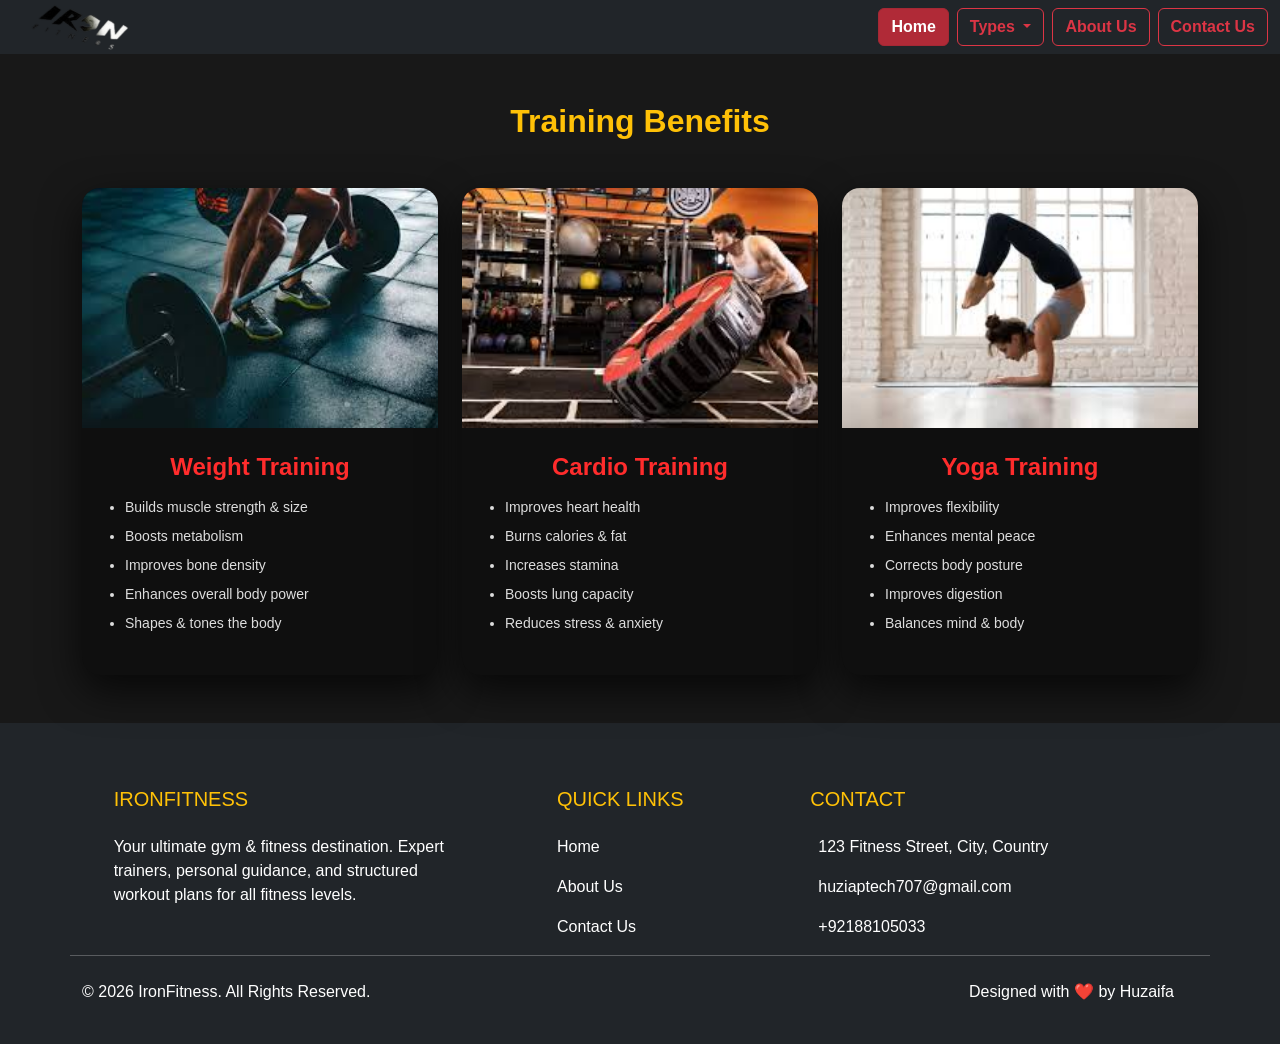
<file: posebybenefit.html>
<!DOCTYPE html>
<html lang="en">
<head>
    <meta charset="UTF-8">
    <meta http-equiv="X-UA-Compatible" content="IE=edge">
    <meta name="viewport" content="width=device-width, initial-scale=1.0">
    <link href="https://cdn.jsdelivr.net/npm/bootstrap@5.0.2/dist/css/bootstrap.min.css" rel="stylesheet" integrity="sha384-EVSTQN3/azprG1Anm3QDgpJLIm9Nao0Yz1ztcQTwFspd3yD65VohhpuuCOmLASjC" crossorigin="anonymous">
    
    <link rel="stylesheet" href="css/style.css">
    <title>Ironfitness</title>
    
</head>
<body>
    <!-- start navbar -->
    <nav class="navbar navbar-expand-lg navbar-dark bg-dark sticky-top">
        <div class="container-fluid">
          <a class="navbar-brand d-flex align-items-center" href="index.html">
            <img src="assets/logo2.jpg" class="img-fluid navbar-logo"  alt="Logo " >
          </a>
          <button class="navbar-toggler" type="button" data-bs-toggle="collapse" data-bs-target="#navbarNav" aria-controls="navbarNav" aria-expanded="false" aria-label="Toggle navigation">
            <span class="navbar-toggler-icon"></span>
          </button>
          <div class="collapse navbar-collapse" id="navbarNav">
            <ul class="navbar-nav ms-auto gap-2">
              <li class="nav-item">
                <a class="btn btn-danger fw-bold active" href="index.html">Home</a>
              </li>
              <li class="nav-item dropdown">
                <a class="btn btn-outline-danger fw-bold dropdown-toggle"
                   href="#"
                   id="navbarDropdown"
                   role="button"
                   data-bs-toggle="dropdown"
                   aria-expanded="false">
                  Types
                </a>
              
                <ul class="dropdown-menu dropdown-menu-dark" aria-labelledby="navbarDropdown">
                  <li><a class="dropdown-item" href="posesbytype.html">Poses by type</a></li>
                  <li><a class="dropdown-item" href="posebybenefit.html">Poses by benefit</a></li>
                  <li><a class="dropdown-item" href="posebygerenal.html">Poses general</a></li>
                  <li><a class="dropdown-item" href="posebyanatomy.html">Poses by anatomy</a></li>
                </ul>
              </li>
              <li class="nav-item">
                <a class="btn btn-outline-danger fw-bold" href="aboutus.html">About Us</a>
              </li>
              <li class="nav-item">
                <a class="btn btn-outline-danger fw-bold" href="cotactus.html">Contact Us</a>
              </li>
            </ul>            
          </div>
        </div>
      </nav>
      <!-- end navbar -->
      <!-- Training Benefits Section -->
<div class="container my-5">
  <h2 class="text-center text-warning fw-bold mb-5">
    Training Benefits
  </h2>

  <div class="row g-4">

    <!-- weight training-->
    <div class="col-lg-4 col-md-6 col-sm-12">
      <div class="benefit-main-card">
        <img src="assets/wighttrain1.jpg" alt="Weight Training">
        <div class="benefit-content">
          <h4>Weight Training</h4>
          <ul>
            <li>Builds muscle strength & size</li>
            <li>Boosts metabolism</li>
            <li>Improves bone density</li>
            <li>Enhances overall body power</li>
            <li>Shapes & tones the body</li>
          </ul>
        </div>
      </div>
    </div>

    <!-- cardio training-->
    <div class="col-lg-4 col-md-6 col-sm-12">
      <div class="benefit-main-card">
        <img src="assets/cardio2.jpg" alt="Cardio Training">
        <div class="benefit-content">
          <h4>Cardio Training</h4>
          <ul>
            <li>Improves heart health</li>
            <li>Burns calories & fat</li>
            <li>Increases stamina</li>
            <li>Boosts lung capacity</li>
            <li>Reduces stress & anxiety</li>
          </ul>
        </div>
      </div>
    </div>

   <!-- yoga training-->
    <div class="col-lg-4 col-md-6 col-sm-12">
      <div class="benefit-main-card">
        <img src="assets/yoga3.jpg" alt="Yoga Training">
        <div class="benefit-content">
          <h4>Yoga Training</h4>
          <ul>
            <li>Improves flexibility</li>
            <li>Enhances mental peace</li>
            <li>Corrects body posture</li>
            <li>Improves digestion</li>
            <li>Balances mind & body</li>
          </ul>
        </div>
      </div>
    </div>

  </div>
</div>

      
  
      </body>
      <!-- footer start -->
<footer class="bg-dark text-white pt-5 pb-4">
  <div class="container text-center text-md-start">
    <div class="row text-center text-md-start">

      <!-- about -->
      <div class="col-md-4 col-lg-4 col-xl-4 mx-auto mt-3">
        <h5 class="text-uppercase mb-4 font-weight-bold text-warning">IronFitness</h5>
        <p>Your ultimate gym & fitness destination. Expert trainers, personal guidance, and structured workout plans for all fitness levels.</p>
      </div>

      <!-- quick links -->
      <div class="col-md-2 col-lg-2 col-xl-2 mx-auto mt-3">
        <h5 class="text-uppercase mb-4 font-weight-bold text-warning">Quick Links</h5>
        <p><a href="index.html" class="text-white text-decoration-none">Home</a></p>
        <p><a href="about.html" class="text-white text-decoration-none">About Us</a></p>
        <p><a href="contact.html" class="text-white text-decoration-none">Contact Us</a></p>
      </div>

      <!-- contact info -->
      <div class="col-md-4 col-lg-4 col-xl-4 mx-auto mt-3">
        <h5 class="text-uppercase mb-4 font-weight-bold text-warning">Contact</h5>
        <p><i class="bi bi-geo-alt-fill me-2"></i> 123 Fitness Street, City, Country</p>
        <p><i class="bi bi-envelope-fill me-2"></i>huziaptech707@gmail.com</p>
        <p><i class="bi bi-telephone-fill me-2"></i> +92188105033</p>
      </div>

     

    <hr class="mb-4">
    <div class="row align-items-center">
      <div class="col-md-7 col-lg-8">
        <p>© 2026 IronFitness. All Rights Reserved.</p>
      </div>
      <div class="col-md-5 col-lg-4">
        <p class="text-end">Designed with ❤️ by Huzaifa</p>
      </div>
    </div>
  </div>
</footer>
<!-- footer end -->
      </html>
      <script src="https://cdn.jsdelivr.net/npm/bootstrap@5.0.2/dist/js/bootstrap.bundle.min.js" integrity="sha384-MrcW6ZMFYlzcLA8Nl+NtUVF0sA7MsXsP1UyJoMp4YLEuNSfAP+JcXn/tWtIaxVXM" crossorigin="anonymous"></script>
      <script src="https://cdn.jsdelivr.net/npm/@popperjs/core@2.9.2/dist/umd/popper.min.js" integrity="sha384-IQsoLXl5PILFhosVNubq5LC7Qb9DXgDA9i+tQ8Zj3iwWAwPtgFTxbJ8NT4GN1R8p" crossorigin="anonymous"></script>
    <script src="https://cdn.jsdelivr.net/npm/bootstrap@5.0.2/dist/js/bootstrap.min.js" integrity="sha384-cVKIPhGWiC2Al4u+LWgxfKTRIcfu0JTxR+EQDz/bgldoEyl4H0zUF0QKbrJ0EcQF" crossorigin="anonymous"></script>
    <script src="https://cdn.jsdelivr.net/npm/bootstrap@5.0.2/dist/js/bootstrap.bundle.min.js"></script>
</file>
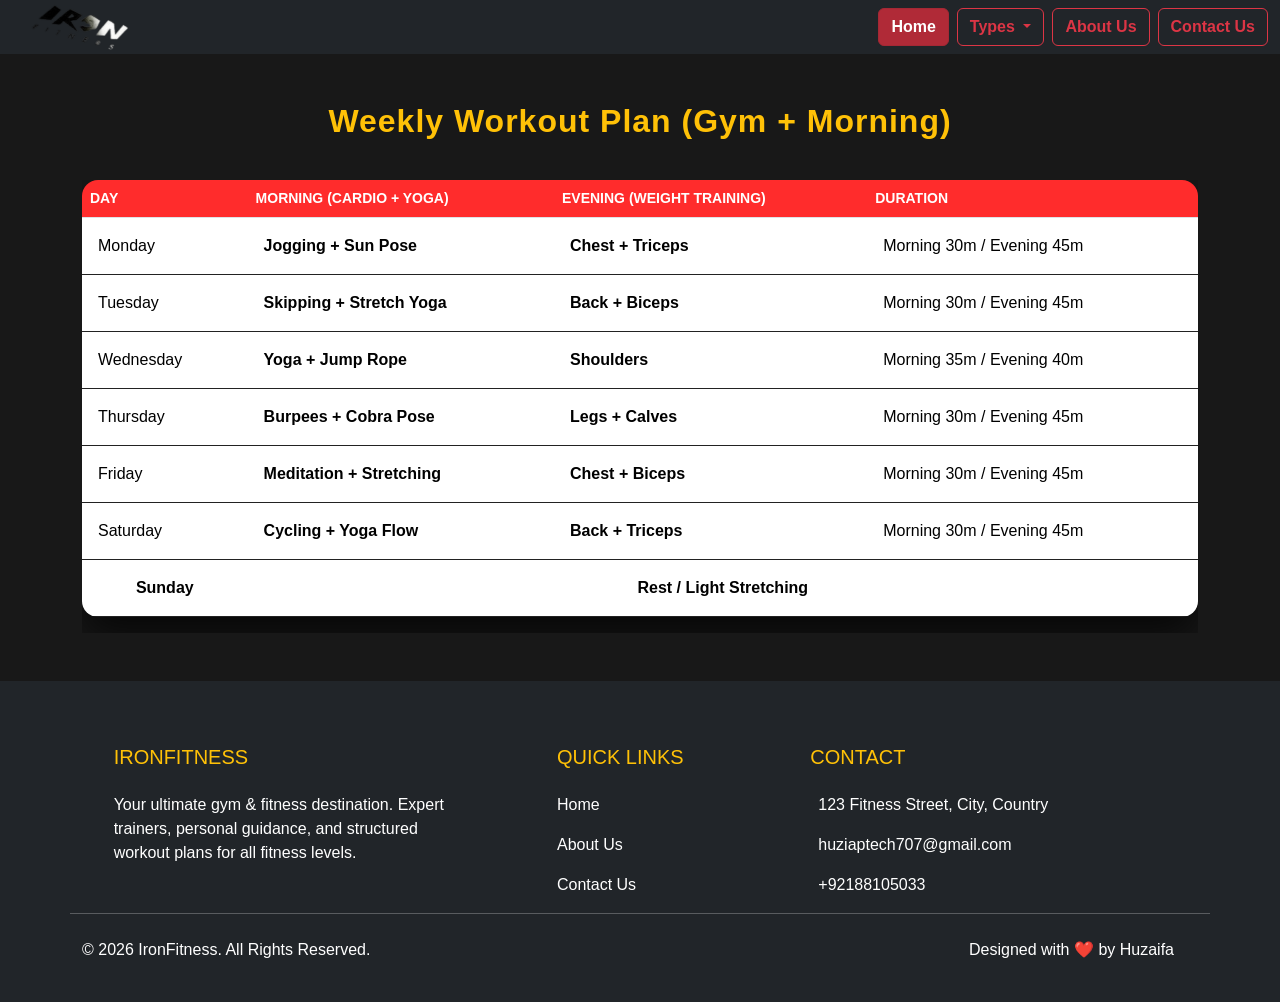
<file: posebygerenal.html>
<!DOCTYPE html>
<html lang="en">
<head>
    <meta charset="UTF-8">
    <meta http-equiv="X-UA-Compatible" content="IE=edge">
    <meta name="viewport" content="width=device-width, initial-scale=1.0">
    <link href="https://cdn.jsdelivr.net/npm/bootstrap@5.0.2/dist/css/bootstrap.min.css" rel="stylesheet" integrity="sha384-EVSTQN3/azprG1Anm3QDgpJLIm9Nao0Yz1ztcQTwFspd3yD65VohhpuuCOmLASjC" crossorigin="anonymous">
    
    <link rel="stylesheet" href="css/style.css">
    <title>Ironfitness</title>
    
</head>
<body>
    <!-- start navbar -->
    <nav class="navbar navbar-expand-lg navbar-dark bg-dark sticky-top">
        <div class="container-fluid">
          <a class="navbar-brand d-flex align-items-center" href="index.html">
            <img src="assets/logo2.jpg" class="img-fluid navbar-logo"  alt="Logo " >
          </a>
          <button class="navbar-toggler" type="button" data-bs-toggle="collapse" data-bs-target="#navbarNav" aria-controls="navbarNav" aria-expanded="false" aria-label="Toggle navigation">
            <span class="navbar-toggler-icon"></span>
          </button>
          <div class="collapse navbar-collapse" id="navbarNav">
            <ul class="navbar-nav ms-auto gap-2">
              <li class="nav-item">
                <a class="btn btn-danger fw-bold active" href="index.html">Home</a>
              </li>
              <li class="nav-item dropdown">
                <a class="btn btn-outline-danger fw-bold dropdown-toggle"
                   href="#"
                   id="navbarDropdown"
                   role="button"
                   data-bs-toggle="dropdown"
                   aria-expanded="false">
                  Types
                </a>
              
                <ul class="dropdown-menu dropdown-menu-dark" aria-labelledby="navbarDropdown">
                  <li><a class="dropdown-item" href="posesbytype.html">Poses by type</a></li>
                  <li><a class="dropdown-item" href="posebybenefit.html">Poses by benefit</a></li>
                  <li><a class="dropdown-item" href="posebygerenal.html">Poses general</a></li>
                  <li><a class="dropdown-item" href="posebyanatomy.html">Poses by anatomy</a></li>
                </ul>
              </li>
              <li class="nav-item">
                <a class="btn btn-outline-danger fw-bold" href="aboutus.html">About Us</a>
              </li>
              <li class="nav-item">
                <a class="btn btn-outline-danger fw-bold" href="cotactus.html">Contact Us</a>
              </li>
            </ul>            
          </div>
        </div>
      </nav>
      <!-- end navbar -->
      <div class="container my-5">
        <h2 class="text-center workout-title text-warning">Weekly Workout Plan (Gym + Morning)</h2>
      
        <div class="table-responsive workout-table">
          <table class="table align-middle">
            <thead>
              <tr>
                <th>Day</th>
                <th>Morning (Cardio + Yoga)</th>
                <th>Evening (Weight Training)</th>
                <th>Duration</th>
              </tr>
            </thead>
      
            <tbody>
              <tr class="fade-row">
                <td>Monday</td>
                <td class="cardio">Jogging + Sun Pose</td>
                <td class="weight">Chest + Triceps</td>
                <td>Morning 30m / Evening 45m</td>
              </tr>
      
              <tr class="fade-row">
                <td>Tuesday</td>
                <td class="cardio">Skipping + Stretch Yoga</td>
                <td class="weight">Back + Biceps</td>
                <td>Morning 30m / Evening 45m</td>
              </tr>
      
              <tr class="fade-row">
                <td>Wednesday</td>
                <td class="yoga">Yoga + Jump Rope</td>
                <td class="weight">Shoulders</td>
                <td>Morning 35m / Evening 40m</td>
              </tr>
      
              <tr class="fade-row">
                <td>Thursday</td>
                <td class="cardio">Burpees + Cobra Pose</td>
                <td class="weight">Legs + Calves</td>
                <td>Morning 30m / Evening 45m</td>
              </tr>
      
              <tr class="fade-row">
                <td>Friday</td>
                <td class="yoga">Meditation + Stretching</td>
                <td class="weight">Chest + Biceps</td>
                <td>Morning 30m / Evening 45m</td>
              </tr>
      
              <tr class="fade-row">
                <td>Saturday</td>
                <td class="cardio">Cycling + Yoga Flow</td>
                <td class="weight">Back + Triceps</td>
                <td>Morning 30m / Evening 45m</td>
              </tr>
      
              <tr class="rest-day fade-row">
                <td>Sunday</td>
                <td colspan="3">Rest / Light Stretching</td>
              </tr>
            </tbody>
          </table>
        </div>
      </div>
      
      
      </body>
    <!-- footer start -->
<footer class="bg-dark text-white pt-5 pb-4">
  <div class="container text-center text-md-start">
    <div class="row text-center text-md-start">

      <!-- about -->
      <div class="col-md-4 col-lg-4 col-xl-4 mx-auto mt-3">
        <h5 class="text-uppercase mb-4 font-weight-bold text-warning">IronFitness</h5>
        <p>Your ultimate gym & fitness destination. Expert trainers, personal guidance, and structured workout plans for all fitness levels.</p>
      </div>

      <!-- quick links -->
      <div class="col-md-2 col-lg-2 col-xl-2 mx-auto mt-3">
        <h5 class="text-uppercase mb-4 font-weight-bold text-warning">Quick Links</h5>
        <p><a href="index.html" class="text-white text-decoration-none">Home</a></p>
        <p><a href="about.html" class="text-white text-decoration-none">About Us</a></p>
        <p><a href="contact.html" class="text-white text-decoration-none">Contact Us</a></p>
      </div>

      <!-- contact info -->
      <div class="col-md-4 col-lg-4 col-xl-4 mx-auto mt-3">
        <h5 class="text-uppercase mb-4 font-weight-bold text-warning">Contact</h5>
        <p><i class="bi bi-geo-alt-fill me-2"></i> 123 Fitness Street, City, Country</p>
        <p><i class="bi bi-envelope-fill me-2"></i>huziaptech707@gmail.com</p>
        <p><i class="bi bi-telephone-fill me-2"></i> +92188105033</p>
      </div>

     

    <hr class="mb-4">
    <div class="row align-items-center">
      <div class="col-md-7 col-lg-8">
        <p>© 2026 IronFitness. All Rights Reserved.</p>
      </div>
      <div class="col-md-5 col-lg-4">
        <p class="text-end">Designed with ❤️ by Huzaifa</p>
      </div>
    </div>
  </div>
</footer>
<!-- footer end -->
      </html>
      <script src="https://cdn.jsdelivr.net/npm/bootstrap@5.0.2/dist/js/bootstrap.bundle.min.js" integrity="sha384-MrcW6ZMFYlzcLA8Nl+NtUVF0sA7MsXsP1UyJoMp4YLEuNSfAP+JcXn/tWtIaxVXM" crossorigin="anonymous"></script>
  <script src="https://cdn.jsdelivr.net/npm/@popperjs/core@2.9.2/dist/umd/popper.min.js" integrity="sha384-IQsoLXl5PILFhosVNubq5LC7Qb9DXgDA9i+tQ8Zj3iwWAwPtgFTxbJ8NT4GN1R8p" crossorigin="anonymous"></script>
<script src="https://cdn.jsdelivr.net/npm/bootstrap@5.0.2/dist/js/bootstrap.min.js" integrity="sha384-cVKIPhGWiC2Al4u+LWgxfKTRIcfu0JTxR+EQDz/bgldoEyl4H0zUF0QKbrJ0EcQF" crossorigin="anonymous"></script>
<script src="https://cdn.jsdelivr.net/npm/bootstrap@5.0.2/dist/js/bootstrap.bundle.min.js"></script>
</file>
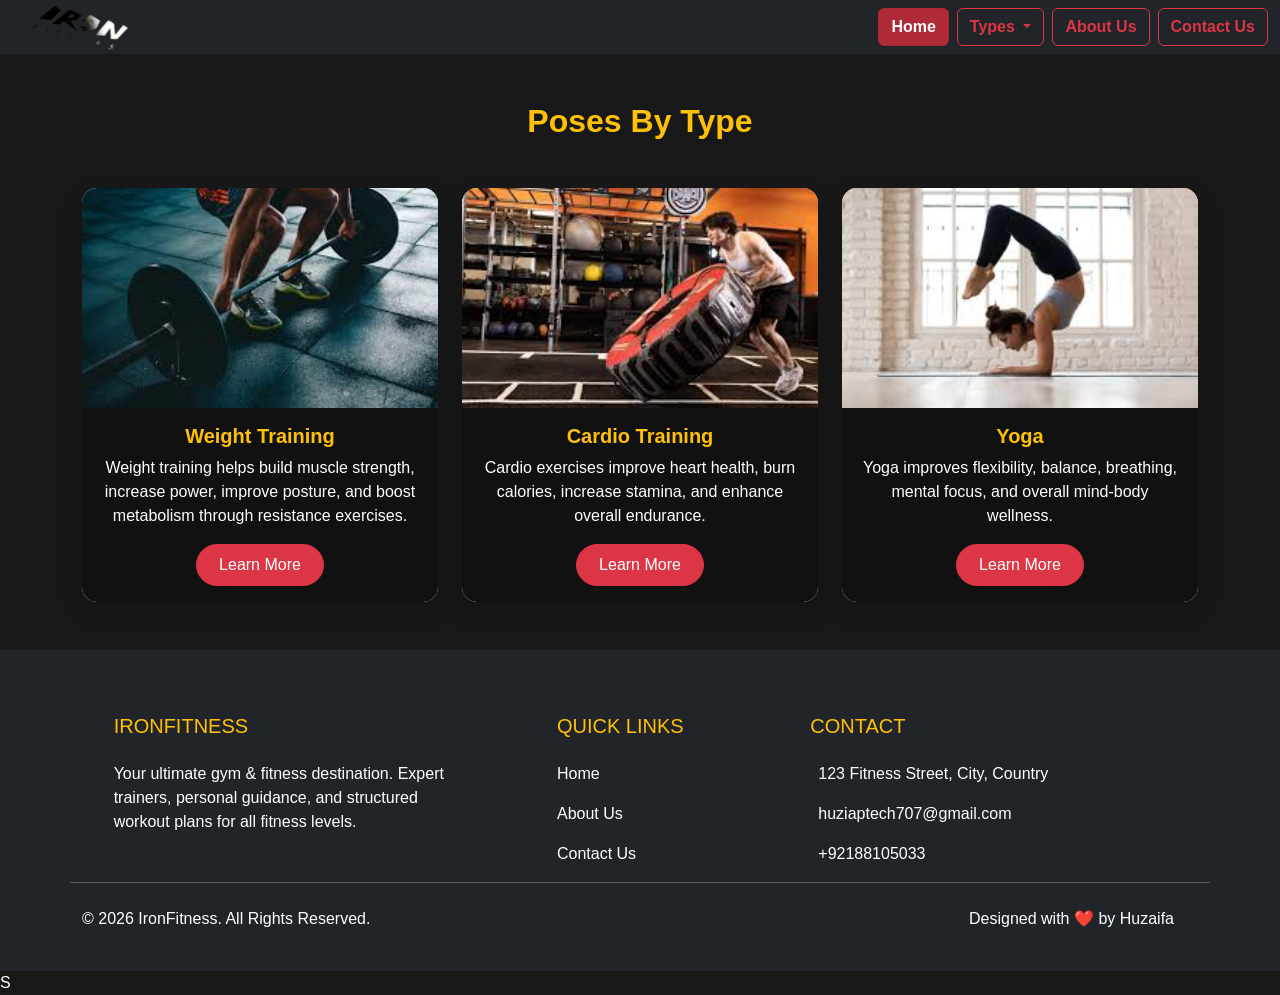
<file: posesbytype.html>
<!DOCTYPE html>
<html lang="en">
<head>
    <meta charset="UTF-8">
    <meta http-equiv="X-UA-Compatible" content="IE=edge">
    <meta name="viewport" content="width=device-width, initial-scale=1.0">
    <link href="https://cdn.jsdelivr.net/npm/bootstrap@5.0.2/dist/css/bootstrap.min.css" rel="stylesheet" integrity="sha384-EVSTQN3/azprG1Anm3QDgpJLIm9Nao0Yz1ztcQTwFspd3yD65VohhpuuCOmLASjC" crossorigin="anonymous">
    
    <link rel="stylesheet" href="css/style.css">
    <title>Ironfitness</title>
    
</head>
<body>
    <!-- start navbar -->
    <nav class="navbar navbar-expand-lg navbar-dark bg-dark sticky-top">
        <div class="container-fluid">
          <a class="navbar-brand d-flex align-items-center" href="index.html">
            <img src="assets/logo2.jpg" class="img-fluid navbar-logo"  alt="Logo " >
          </a>
          <button class="navbar-toggler" type="button" data-bs-toggle="collapse" data-bs-target="#navbarNav" aria-controls="navbarNav" aria-expanded="false" aria-label="Toggle navigation">
            <span class="navbar-toggler-icon"></span>
          </button>
          <div class="collapse navbar-collapse" id="navbarNav">
            <ul class="navbar-nav ms-auto gap-2">
              <li class="nav-item">
                <a class="btn btn-danger fw-bold active" href="index.html">Home</a>
              </li>
              <li class="nav-item dropdown">
                <a class="btn btn-outline-danger fw-bold dropdown-toggle"
                   href="#"
                   id="navbarDropdown"
                   role="button"
                   data-bs-toggle="dropdown"
                   aria-expanded="false">
                   Types
                </a>
              
                <ul class="dropdown-menu dropdown-menu-dark" aria-labelledby="navbarDropdown">
                  <li><a class="dropdown-item" href="posesbytype.html">Poses by type</a></li>
                  <li><a class="dropdown-item" href="posebybenefit.html">Poses by benefit</a></li>
                  <li><a class="dropdown-item" href="posebygerenal.html">Poses general</a></li>
                  <li><a class="dropdown-item" href="posebyanatomy.html">Poses by anatomy</a></li>
                </ul>
              </li>
              <li class="nav-item">
                <a class="btn btn-outline-danger fw-bold" href="aboutus.html">About Us</a>
              </li>
              <li class="nav-item">
                <a class="btn btn-outline-danger fw-bold" href="cotactus.html">Contact Us</a>
              </li>
            </ul>            
          </div>
        </div>
      </nav>
      <!-- end navbar -->
      <!--poses by type section-->
<div class="container my-5">
    <h2 class="text-center text-warning fw-bold mb-5">
      Poses By Type
    </h2>
  
    <div class="row g-4">
  
      <!-- weight training -->
      <div class="col-lg-4 col-md-6 col-sm-12">
        <div class="card pose-card h-100">
          <img src="assets/wighttrain1.jpg" class="card-img-top" alt="Weight Training">
          <div class="card-body text-center">
            <h5 class="card-title">Weight Training</h5>
            <p class="card-text">
              Weight training helps build muscle strength, increase power,
              improve posture, and boost metabolism through resistance exercises.
            </p>
            <a href="wighttraindetail1.html" class="btn btn-danger">Learn More</a>
          </div>
        </div>
      </div>
  
      <!-- cardio -->
      <div class="col-lg-4 col-md-6 col-sm-12">
        <div class="card pose-card h-100">
          <img src="assets/cardio2.jpg" class="card-img-top" alt="Cardio">
          <div class="card-body text-center">
            <h5 class="card-title">Cardio Training</h5>
            <p class="card-text">
              Cardio exercises improve heart health, burn calories,
              increase stamina, and enhance overall endurance.
            </p>
            <a href="cardiotraindetail2.html" class="btn btn-danger">Learn More</a>
          </div>
        </div>
      </div>
  
      <!-- yoga -->
      <div class="col-lg-4 col-md-6 col-sm-12">
        <div class="card pose-card h-100">
          <img src="assets/yoga3.jpg" class="card-img-top" alt="Yoga">
          <div class="card-body text-center">
            <h5 class="card-title">Yoga</h5>
            <p class="card-text">
              Yoga improves flexibility, balance, breathing,
              mental focus, and overall mind-body wellness.
            </p>
            <a href="yogatraindetail3.html" class="btn btn-danger">Learn More</a>
          </div>
        </div>
    </div>
    </div>
  </div>
  
      </body>
     <!-- footer start -->
<footer class="bg-dark text-white pt-5 pb-4">
  <div class="container text-center text-md-start">
    <div class="row text-center text-md-start">

      <!-- about -->
      <div class="col-md-4 col-lg-4 col-xl-4 mx-auto mt-3">
        <h5 class="text-uppercase mb-4 font-weight-bold text-warning">IronFitness</h5>
        <p>Your ultimate gym & fitness destination. Expert trainers, personal guidance, and structured workout plans for all fitness levels.</p>
      </div>

      <!-- quick links -->
      <div class="col-md-2 col-lg-2 col-xl-2 mx-auto mt-3">
        <h5 class="text-uppercase mb-4 font-weight-bold text-warning">Quick Links</h5>
        <p><a href="index.html" class="text-white text-decoration-none">Home</a></p>
        <p><a href="about.html" class="text-white text-decoration-none">About Us</a></p>
        <p><a href="contact.html" class="text-white text-decoration-none">Contact Us</a></p>
      </div>

      <!-- contact info -->
      <div class="col-md-4 col-lg-4 col-xl-4 mx-auto mt-3">
        <h5 class="text-uppercase mb-4 font-weight-bold text-warning">Contact</h5>
        <p><i class="bi bi-geo-alt-fill me-2"></i> 123 Fitness Street, City, Country</p>
        <p><i class="bi bi-envelope-fill me-2"></i>huziaptech707@gmail.com</p>
        <p><i class="bi bi-telephone-fill me-2"></i> +92188105033</p>
      </div>

     

    <hr class="mb-4">
    <div class="row align-items-center">
      <div class="col-md-7 col-lg-8">
        <p>© 2026 IronFitness. All Rights Reserved.</p>
      </div>
      <div class="col-md-5 col-lg-4">
        <p class="text-end">Designed with ❤️ by Huzaifa</p>
      </div>
    </div>
  </div>
</footer>
<!-- footer end -->
      </html>
<script src="https://cdn.jsdelivr.net/npm/bootstrap@5.0.2/dist/js/bootstrap.bundle.min.js" integrity="sha384-MrcW6ZMFYlzcLA8Nl+NtUVF0sA7MsXsP1UyJoMp4YLEuNSfAP+JcXn/tWtIaxVXM" crossorigin="anonymous"></script>
S<script src="https://cdn.jsdelivr.net/npm/@popperjs/core@2.9.2/dist/umd/popper.min.js" integrity="sha384-IQsoLXl5PILFhosVNubq5LC7Qb9DXgDA9i+tQ8Zj3iwWAwPtgFTxbJ8NT4GN1R8p" crossorigin="anonymous"></script>
<script src="https://cdn.jsdelivr.net/npm/bootstrap@5.0.2/dist/js/bootstrap.min.js" integrity="sha384-cVKIPhGWiC2Al4u+LWgxfKTRIcfu0JTxR+EQDz/bgldoEyl4H0zUF0QKbrJ0EcQF" crossorigin="anonymous"></script>
<script src="https://cdn.jsdelivr.net/npm/bootstrap@5.0.2/dist/js/bootstrap.bundle.min.js"></script>
</file>
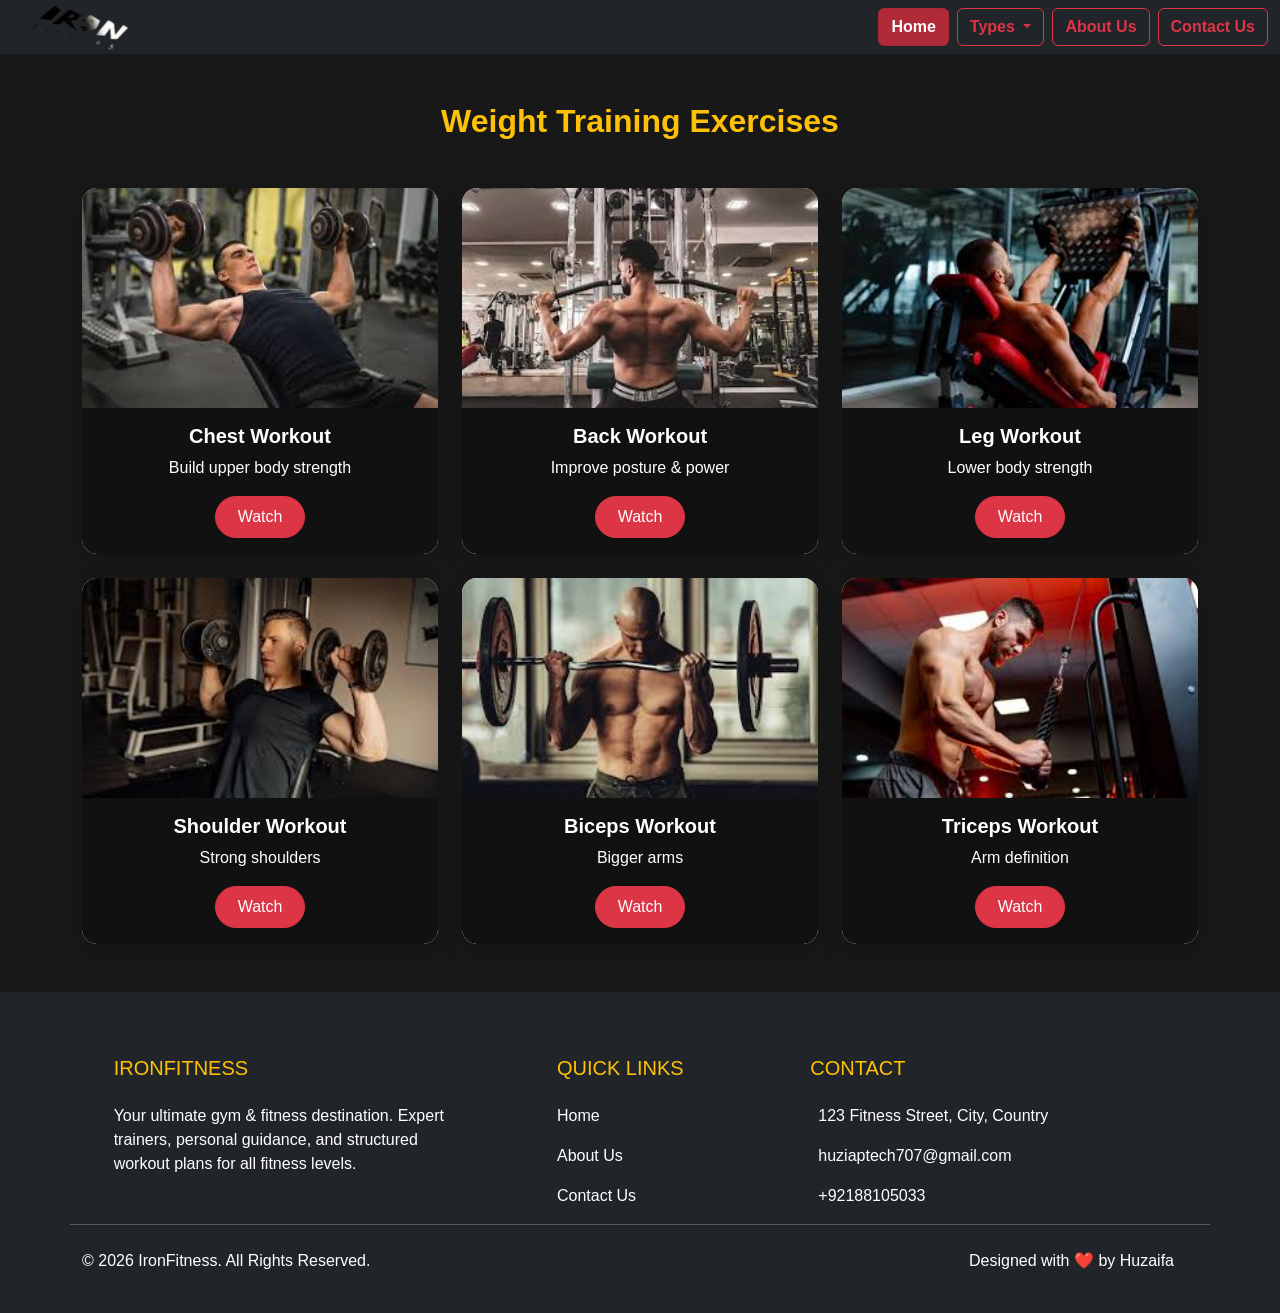
<file: wighttraindetail1.html>
<!DOCTYPE html>
<html lang="en">
<head>
    <meta charset="UTF-8">
    <meta http-equiv="X-UA-Compatible" content="IE=edge">
    <meta name="viewport" content="width=device-width, initial-scale=1.0">
    <link href="https://cdn.jsdelivr.net/npm/bootstrap@5.0.2/dist/css/bootstrap.min.css" rel="stylesheet" integrity="sha384-EVSTQN3/azprG1Anm3QDgpJLIm9Nao0Yz1ztcQTwFspd3yD65VohhpuuCOmLASjC" crossorigin="anonymous">
    
    <link rel="stylesheet" href="css/style.css">
    <title>Ironfitness</title>
    
</head>
<body>
    <!-- start navbar -->
    <nav class="navbar navbar-expand-lg navbar-dark bg-dark sticky-top">
        <div class="container-fluid">
          <a class="navbar-brand d-flex align-items-center" href="index.html">
            <img src="assets/logo2.jpg" class="img-fluid navbar-logo"  alt="Logo " >
          </a>
          <button class="navbar-toggler" type="button" data-bs-toggle="collapse" data-bs-target="#navbarNav" aria-controls="navbarNav" aria-expanded="false" aria-label="Toggle navigation">
            <span class="navbar-toggler-icon"></span>
          </button>
          <div class="collapse navbar-collapse" id="navbarNav">
            <ul class="navbar-nav ms-auto gap-2">
              <li class="nav-item">
                <a class="btn btn-danger fw-bold active" href="index.html">Home</a>
              </li>
              <li class="nav-item dropdown">
                <a class="btn btn-outline-danger fw-bold dropdown-toggle"
                   href="#"
                   id="navbarDropdown"
                   role="button"
                   data-bs-toggle="dropdown"
                   aria-expanded="false">
                   Types
                </a>
              
                <ul class="dropdown-menu dropdown-menu-dark" aria-labelledby="navbarDropdown">
                  <li><a class="dropdown-item" href="posesbytype.html">Poses by type</a></li>
                  <li><a class="dropdown-item" href="posebybenefit.html">Poses by benefit</a></li>
                  <li><a class="dropdown-item" href="posebygerenal.html">Poses general</a></li>
                  <li><a class="dropdown-item" href="posebyanatomy.html">Poses by anatomy</a></li>
                </ul>
              </li>
              <li class="nav-item">
                <a class="btn btn-outline-danger fw-bold" href="aboutus.html">About Us</a>
              </li>
              <li class="nav-item">
                <a class="btn btn-outline-danger fw-bold" href="cotactus.html">Contact Us</a>
              </li>
            </ul>            
          </div>
        </div>
      </nav>
      <!-- end navbar -->
      <!-- Weight Training Section -->
      <div class="container my-5">
        <h2 class="text-center text-warning fw-bold mb-5">Weight Training Exercises</h2>
      
        <div class="row g-4">
      
          <!-- card 1 -->
          <div class="col-lg-4 col-md-6 col-sm-12">
            <div class="card pose-card h-100">
              <img src="assets/WIGHTCHEST1.JPG" class="card-img-top">
              <div class="card-body text-center">
                <h5 class="fw-bold">Chest Workout</h5>
                <p>Build upper body strength</p>
                <button class="btn btn-danger" data-bs-toggle="modal" data-bs-target="#modal1">Watch</button>
              </div>
            </div>
          </div>
      
          <!-- card 2 -->
          <div class="col-lg-4 col-md-6 col-sm-12">
            <div class="card pose-card h-100">
              <img src="assets/wightrainback2.jpg" class="card-img-top">
              <div class="card-body text-center">
                <h5 class="fw-bold">Back Workout</h5>
                <p>Improve posture & power</p>
                <button class="btn btn-danger" data-bs-toggle="modal" data-bs-target="#modal2">Watch</button>
              </div>
            </div>
          </div>
      
          <!-- card 3 -->
          <div class="col-lg-4 col-md-6 col-sm-12">
            <div class="card pose-card h-100">
              <img src="assets/wighttrainleg3.jpg" class="card-img-top">
              <div class="card-body text-center">
                <h5 class="fw-bold">Leg Workout</h5>
                <p>Lower body strength</p>
                <button class="btn btn-danger" data-bs-toggle="modal" data-bs-target="#modal3">Watch</button>
              </div>
            </div>
          </div>
      
          <!-- card 4 -->
          <div class="col-lg-4 col-md-6 col-sm-12">
            <div class="card pose-card h-100">
              <img src="assets/wighttrain4.jpg" class="card-img-top">
              <div class="card-body text-center">
                <h5 class="fw-bold">Shoulder Workout</h5>
                <p>Strong shoulders</p>
                <button class="btn btn-danger" data-bs-toggle="modal" data-bs-target="#modal4">Watch</button>
              </div>
            </div>
          </div>
      
          <!-- card 5 -->
          <div class="col-lg-4 col-md-6 col-sm-12">
            <div class="card pose-card h-100">
              <img src="assets/wighttrainbicep5.jpg" class="card-img-top">
              <div class="card-body text-center">
                <h5 class="fw-bold">Biceps Workout</h5>
                <p>Bigger arms</p>
                <button class="btn btn-danger" data-bs-toggle="modal" data-bs-target="#modal5">Watch</button>
              </div>
            </div>
          </div>
      
          <!-- card 6 -->
          <div class="col-lg-4 col-md-6 col-sm-12">
            <div class="card pose-card h-100">
              <img src="assets/wighttraintricep6.jpg" class="card-img-top">
              <div class="card-body text-center">
                <h5 class="fw-bold">Triceps Workout</h5>
                <p>Arm definition</p>
                <button class="btn btn-danger" data-bs-toggle="modal" data-bs-target="#modal6">Watch</button>
              </div>
            </div>
          </div>
      
        </div>
      </div>
      
  
      </body>
     <!-- footer start -->
<footer class="bg-dark text-white pt-5 pb-4">
  <div class="container text-center text-md-start">
    <div class="row text-center text-md-start">

      <!-- about -->
      <div class="col-md-4 col-lg-4 col-xl-4 mx-auto mt-3">
        <h5 class="text-uppercase mb-4 font-weight-bold text-warning">IronFitness</h5>
        <p>Your ultimate gym & fitness destination. Expert trainers, personal guidance, and structured workout plans for all fitness levels.</p>
      </div>

      <!-- quick links -->
      <div class="col-md-2 col-lg-2 col-xl-2 mx-auto mt-3">
        <h5 class="text-uppercase mb-4 font-weight-bold text-warning">Quick Links</h5>
        <p><a href="index.html" class="text-white text-decoration-none">Home</a></p>
        <p><a href="about.html" class="text-white text-decoration-none">About Us</a></p>
        <p><a href="contact.html" class="text-white text-decoration-none">Contact Us</a></p>
      </div>

      <!-- contact info -->
      <div class="col-md-4 col-lg-4 col-xl-4 mx-auto mt-3">
        <h5 class="text-uppercase mb-4 font-weight-bold text-warning">Contact</h5>
        <p><i class="bi bi-geo-alt-fill me-2"></i> 123 Fitness Street, City, Country</p>
        <p><i class="bi bi-envelope-fill me-2"></i>huziaptech707@gmail.com</p>
        <p><i class="bi bi-telephone-fill me-2"></i> +92188105033</p>
      </div>

     

    <hr class="mb-4">
    <div class="row align-items-center">
      <div class="col-md-7 col-lg-8">
        <p>© 2026 IronFitness. All Rights Reserved.</p>
      </div>
      <div class="col-md-5 col-lg-4">
        <p class="text-end">Designed with ❤️ by Huzaifa</p>
      </div>
    </div>
  </div>
</footer>
<!-- footer end -->
      </html>
      <!-- start wight train modal -->
      <!-- wight train modal1 -->
      <div class="modal fade" id="modal1" tabindex="-1">
        <div class="modal-dialog modal-lg modal-dialog-centered">
          <div class="modal-content">
            <div class="modal-header bg-dark text-white">
              <h5 class="modal-title">Chest Workout</h5>
              <button class="btn-close btn-close-white" data-bs-dismiss="modal"></button>
            </div>
            <div class="modal-body">
              <div class="ratio ratio-16x9 mb-3">
                <iframe width="315" height="576" src="https://www.youtube.com/embed/8fXfwG4ftaQ" title="The PERFECT Incline Dumbbell Chest Press" frameborder="0" allow="accelerometer; autoplay; clipboard-write; encrypted-media; gyroscope; picture-in-picture; web-share" referrerpolicy="strict-origin-when-cross-origin" allowfullscreen></iframe>
              </div>
              <p>
                Chest exercises like bench press and dumbbell fly
                help increase muscle mass, strength, and upper body power.
              </p>
            </div>
          </div>
        </div>
      </div>
       <!-- wight train modal2 -->
       <div class="modal fade" id="modal2" tabindex="-1">
        <div class="modal-dialog modal-lg modal-dialog-centered">
          <div class="modal-content">
            <div class="modal-header bg-dark text-white">
              <h5 class="modal-title">Back Workout</h5>
              <button class="btn-close btn-close-white" data-bs-dismiss="modal"></button>
            </div>
            <div class="modal-body">
              <div class="ratio ratio-16x9 mb-3">
                <iframe width="315" height="576" src="https://www.youtube.com/embed/5s6KGLTMgoI" title="Lat Pulldown Mistakes (FIX THESE!)" frameborder="0" allow="accelerometer; autoplay; clipboard-write; encrypted-media; gyroscope; picture-in-picture; web-share" referrerpolicy="strict-origin-when-cross-origin" allowfullscreen></iframe>
              </div>
              <p>
                Back exercises like Lat Pulldowns and Seated Rows help build a wide V-taper, improve body posture, and increase pulling strength.
              </p>
            </div>
          </div>
        </div>
      </div>
       <!-- wight train modal3 -->
       <div class="modal fade" id="modal3" tabindex="-1">
        <div class="modal-dialog modal-lg modal-dialog-centered">
          <div class="modal-content">
            <div class="modal-header bg-dark text-white">
              <h5 class="modal-title">Leg Workout</h5>
              <button class="btn-close btn-close-white" data-bs-dismiss="modal"></button>
            </div>
            <div class="modal-body">
              <div class="ratio ratio-16x9 mb-3">
                <iframe width="315" height="576" src="https://www.youtube.com/embed/BnacvXdaxq8" title="Leg Press Variations (KNOW THE DIFFERENCE!)" frameborder="0" allow="accelerometer; autoplay; clipboard-write; encrypted-media; gyroscope; picture-in-picture; web-share" referrerpolicy="strict-origin-when-cross-origin" allowfullscreen></iframe>
              </div>
              <p>
                Leg exercises like squats and leg press help build massive lower body strength, increase power, and improve stability.
              </p>
            </div>
          </div>
        </div>
      </div>
        <!-- wight train modal4 -->
        <div class="modal fade" id="modal4" tabindex="-1">
          <div class="modal-dialog modal-lg modal-dialog-centered">
            <div class="modal-content">
              <div class="modal-header bg-dark text-white">
                <h5 class="modal-title">Shoulder Workout</h5>
                <button class="btn-close btn-close-white" data-bs-dismiss="modal"></button>
              </div>
              <div class="modal-body">
                <div class="ratio ratio-16x9 mb-3">
                  <iframe width="315" height="576" src="https://www.youtube.com/embed/k6tzKisR3NY" title="The PERFECT Dumbbell Shoulder Press (DO THIS!)" frameborder="0" allow="accelerometer; autoplay; clipboard-write; encrypted-media; gyroscope; picture-in-picture; web-share" referrerpolicy="strict-origin-when-cross-origin" allowfullscreen></iframe>
                </div>
                <p>
                  Shoulder exercises like overhead press and lateral raises help increase shoulder width, improve joint stability, and build upper body power.
                </p>
              </div>
            </div>
          </div>
        </div>
        <!-- wight train modal5 -->
        <div class="modal fade" id="modal5" tabindex="-1">
          <div class="modal-dialog modal-lg modal-dialog-centered">
            <div class="modal-content">
              <div class="modal-header bg-dark text-white">
                <h5 class="modal-title">Biceps Workout</h5>
                <button class="btn-close btn-close-white" data-bs-dismiss="modal"></button>
              </div>
              <div class="modal-body">
                <div class="ratio ratio-16x9 mb-3">
                  <iframe width="315" height="576" src="https://www.youtube.com/embed/zta8JuQZC_A" title="The EZ Bar Curl is a great Upper Arm exercise - Save and try your next workout" frameborder="0" allow="accelerometer; autoplay; clipboard-write; encrypted-media; gyroscope; picture-in-picture; web-share" referrerpolicy="strict-origin-when-cross-origin" allowfullscreen></iframe>
                </div>
                <p>
                  Bicep exercises like barbell curls and hammer curls help increase muscle peak, improve grip strength, and build impressive arm size.
                </p>
              </div>
            </div>
          </div>
        </div>
        <!-- wight train modal6 -->
        <div class="modal fade" id="modal6" tabindex="-1">
          <div class="modal-dialog modal-lg modal-dialog-centered">
            <div class="modal-content">
              <div class="modal-header bg-dark text-white">
                <h5 class="modal-title">Tricep Workout</h5>
                <button class="btn-close btn-close-white" data-bs-dismiss="modal"></button>
              </div>
              <div class="modal-body">
                <div class="ratio ratio-16x9 mb-3">
                  <iframe width="315" height="576" src="https://www.youtube.com/embed/u36jNfqh8_U" title="Carve your Body with Rope Pushdowns ⚠️ #triceps" frameborder="0" allow="accelerometer; autoplay; clipboard-write; encrypted-media; gyroscope; picture-in-picture; web-share" referrerpolicy="strict-origin-when-cross-origin" allowfullscreen></iframe>
                </div>
                <p>
            Tricep exercises like skull crushers and cable pushdowns help increase arm thickness, improve pushing power, and build strong triceps.               </p>
              </div>
            </div>
          </div>
        </div>
<script src="https://cdn.jsdelivr.net/npm/bootstrap@5.0.2/dist/js/bootstrap.bundle.min.js" integrity="sha384-MrcW6ZMFYlzcLA8Nl+NtUVF0sA7MsXsP1UyJoMp4YLEuNSfAP+JcXn/tWtIaxVXM" crossorigin="anonymous"></script>
<script src="https://cdn.jsdelivr.net/npm/@popperjs/core@2.9.2/dist/umd/popper.min.js" integrity="sha384-IQsoLXl5PILFhosVNubq5LC7Qb9DXgDA9i+tQ8Zj3iwWAwPtgFTxbJ8NT4GN1R8p" crossorigin="anonymous"></script>
<script src="https://cdn.jsdelivr.net/npm/bootstrap@5.0.2/dist/js/bootstrap.min.js" integrity="sha384-cVKIPhGWiC2Al4u+LWgxfKTRIcfu0JTxR+EQDz/bgldoEyl4H0zUF0QKbrJ0EcQF" crossorigin="anonymous"></script>
<script src="https://cdn.jsdelivr.net/npm/bootstrap@5.0.2/dist/js/bootstrap.bundle.min.js"></script>
</file>
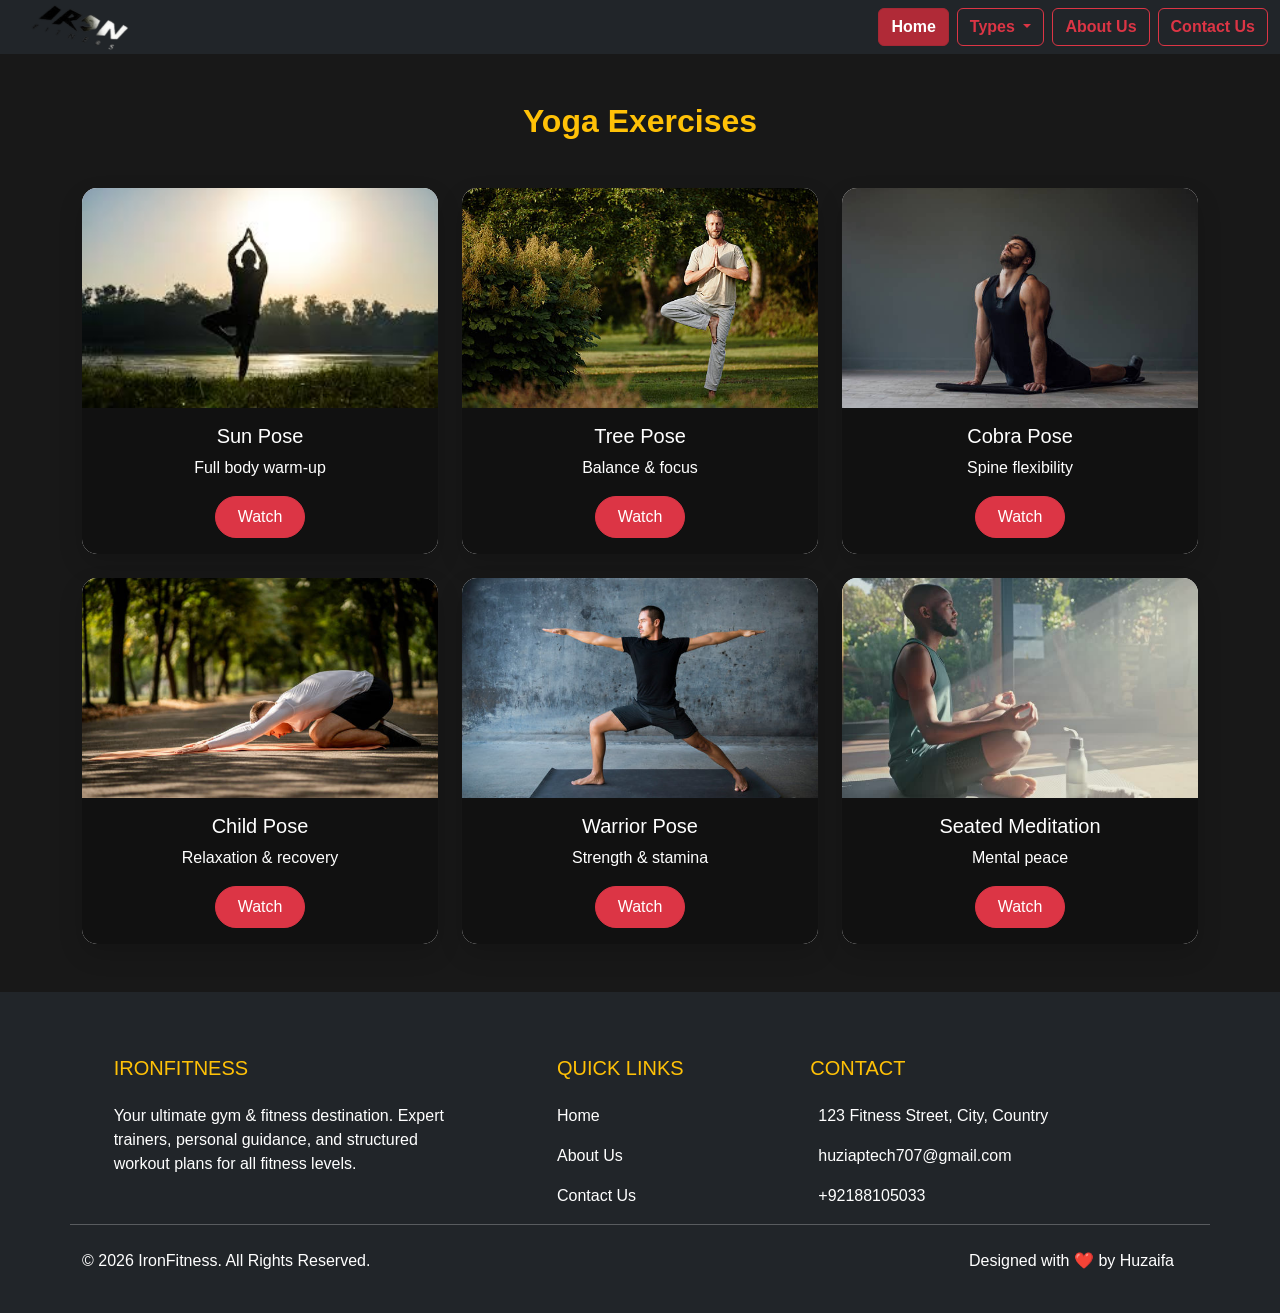
<file: yogatraindetail3.html>
<!DOCTYPE html>
<html lang="en">
<head>
    <meta charset="UTF-8">
    <meta http-equiv="X-UA-Compatible" content="IE=edge">
    <meta name="viewport" content="width=device-width, initial-scale=1.0">
    <link href="https://cdn.jsdelivr.net/npm/bootstrap@5.0.2/dist/css/bootstrap.min.css" rel="stylesheet" integrity="sha384-EVSTQN3/azprG1Anm3QDgpJLIm9Nao0Yz1ztcQTwFspd3yD65VohhpuuCOmLASjC" crossorigin="anonymous">
    
    <link rel="stylesheet" href="css/style.css">
    <title>Ironfitness</title>
    
</head>
<body>
    <!-- start navbar -->
    <nav class="navbar navbar-expand-lg navbar-dark bg-dark sticky-top">
        <div class="container-fluid">
          <a class="navbar-brand d-flex align-items-center" href="index.html">
            <img src="assets/logo2.jpg" class="img-fluid navbar-logo"  alt="Logo " >
          </a>
          <button class="navbar-toggler" type="button" data-bs-toggle="collapse" data-bs-target="#navbarNav" aria-controls="navbarNav" aria-expanded="false" aria-label="Toggle navigation">
            <span class="navbar-toggler-icon"></span>
          </button>
          <div class="collapse navbar-collapse" id="navbarNav">
            <ul class="navbar-nav ms-auto gap-2">
              <li class="nav-item">
                <a class="btn btn-danger fw-bold active" href="index.html">Home</a>
              </li>
              <li class="nav-item dropdown">
                <a class="btn btn-outline-danger fw-bold dropdown-toggle"
                   href="#"
                   id="navbarDropdown"
                   role="button"
                   data-bs-toggle="dropdown"
                   aria-expanded="false">
                   Types
                </a>
              
                <ul class="dropdown-menu dropdown-menu-dark" aria-labelledby="navbarDropdown">
                  <li><a class="dropdown-item" href="posesbytype.html">Poses by type</a></li>
                  <li><a class="dropdown-item" href="posebybenefit.html">Poses by benefit</a></li>
                  <li><a class="dropdown-item" href="posebygerenal.html">Poses general</a></li>
                  <li><a class="dropdown-item" href="posebyanatomy.html">Poses by anatomy</a></li>
                </ul>
              </li>
              <li class="nav-item">
                <a class="btn btn-outline-danger fw-bold" href="aboutus.html">About Us</a>
              </li>
              <li class="nav-item">
                <a class="btn btn-outline-danger fw-bold" href="cotactus.html">Contact Us</a>
              </li>
            </ul>            
          </div>
        </div>
      </nav>
      <!-- end navbar -->
   <!-----start yoga train card -------->

   <div class="container my-5">
    <h2 class="text-center text-warning fw-bold mb-5">Yoga Exercises</h2>
  
    <div class="row g-4">
  
      <!-- card 1 -->
      <div class="col-lg-4 col-md-6 col-sm-12">
        <div class="card pose-card h-100">
          <img src="assets/yogasunposetrain1.jpg" class="card-img-top">
          <div class="card-body text-center">
            <h5>Sun Pose </h5>
            <p>Full body warm-up</p>
            <button class="btn btn-danger" data-bs-toggle="modal" data-bs-target="#sunposeyoga1">Watch</button>
          </div>
        </div>
      </div>
  
      <!-- card 2 -->
      <div class="col-lg-4 col-md-6 col-sm-12">
        <div class="card pose-card h-100">
          <img src="assets/yogatreeposetrain2.jpg" class="card-img-top">
          <div class="card-body text-center">
            <h5>Tree Pose</h5>
            <p>Balance & focus</p>
            <button class="btn btn-danger" data-bs-toggle="modal" data-bs-target="#treeposeyoga2">Watch</button>
          </div>
        </div>
      </div>
  
      <!-- card 3 -->
      <div class="col-lg-4 col-md-6 col-sm-12">
        <div class="card pose-card h-100">
          <img src="assets/yogacobratrain3.jpg" class="card-img-top">
          <div class="card-body text-center">
            <h5>Cobra Pose</h5>
            <p>Spine flexibility</p>
            <button class="btn btn-danger" data-bs-toggle="modal" data-bs-target="#cobrayoga3">Watch</button>
          </div>
        </div>
      </div>
  
      <!-- card 4 -->
      <div class="col-lg-4 col-md-6 col-sm-12">
        <div class="card pose-card h-100">
          <img src="assets/yogachildtrain4.jpg" class="card-img-top">
          <div class="card-body text-center">
            <h5>Child Pose</h5>
            <p>Relaxation & recovery</p>
            <button class="btn btn-danger" data-bs-toggle="modal" data-bs-target="#childyoga4">Watch</button>
          </div>
        </div>
      </div>
  
      <!-- card 5 -->
      <div class="col-lg-4 col-md-6 col-sm-12">
        <div class="card pose-card h-100">
          <img src="assets/yogawarrior5.jpg" class="card-img-top">
          <div class="card-body text-center">
            <h5>Warrior Pose</h5>
            <p>Strength & stamina</p>
            <button class="btn btn-danger" data-bs-toggle="modal" data-bs-target="#warrioryoga5">Watch</button>
          </div>
        </div>
      </div>
  
      <!-- card 6 -->
      <div class="col-lg-4 col-md-6 col-sm-12">
        <div class="card pose-card h-100">
          <img src="assets/yogaseatedmeditation6.jpg" class="card-img-top">
          <div class="card-body text-center">
            <h5>Seated Meditation</h5>
            <p>Mental peace</p>
            <button class="btn btn-danger" data-bs-toggle="modal" data-bs-target="#seatedyoga6">Watch</button>
          </div>
        </div>
      </div>
  
    </div>
  </div>
  





      </body>
      <!-- footer start -->
<footer class="bg-dark text-white pt-5 pb-4">
  <div class="container text-center text-md-start">
    <div class="row text-center text-md-start">

      <!-- about -->
      <div class="col-md-4 col-lg-4 col-xl-4 mx-auto mt-3">
        <h5 class="text-uppercase mb-4 font-weight-bold text-warning">IronFitness</h5>
        <p>Your ultimate gym & fitness destination. Expert trainers, personal guidance, and structured workout plans for all fitness levels.</p>
      </div>

      <!-- quick links -->
      <div class="col-md-2 col-lg-2 col-xl-2 mx-auto mt-3">
        <h5 class="text-uppercase mb-4 font-weight-bold text-warning">Quick Links</h5>
        <p><a href="index.html" class="text-white text-decoration-none">Home</a></p>
        <p><a href="about.html" class="text-white text-decoration-none">About Us</a></p>
        <p><a href="contact.html" class="text-white text-decoration-none">Contact Us</a></p>
      </div>

      <!-- contact info -->
      <div class="col-md-4 col-lg-4 col-xl-4 mx-auto mt-3">
        <h5 class="text-uppercase mb-4 font-weight-bold text-warning">Contact</h5>
        <p><i class="bi bi-geo-alt-fill me-2"></i> 123 Fitness Street, City, Country</p>
        <p><i class="bi bi-envelope-fill me-2"></i>huziaptech707@gmail.com</p>
        <p><i class="bi bi-telephone-fill me-2"></i> +92188105033</p>
      </div>

     

    <hr class="mb-4">
    <div class="row align-items-center">
      <div class="col-md-7 col-lg-8">
        <p>© 2026 IronFitness. All Rights Reserved.</p>
      </div>
      <div class="col-md-5 col-lg-4">
        <p class="text-end">Designed with ❤️ by Huzaifa</p>
      </div>
    </div>
  </div>
</footer>
<!-- footer end -->
</html>
<!------ yogo train modal 1------->
<div class="modal fade" id="sunposeyoga1" tabindex="-1">
    <div class="modal-dialog modal-lg modal-dialog-centered">
      <div class="modal-content">
        <div class="modal-header bg-dark text-white">
          <h5 class="modal-title">Sun Pose</h5>
          <button class="btn-close btn-close-white" data-bs-dismiss="modal"></button>
        </div>
        <div class="modal-body">
          <div class="ratio ratio-16x9 mb-3">
            <iframe width="539" height="576" src="https://www.youtube.com/embed/JTK_8TcyiWA" title="Yoga Surya Namaskara A (3d Anatomy)" frameborder="0" allow="accelerometer; autoplay; clipboard-write; encrypted-media; gyroscope; picture-in-picture; web-share" referrerpolicy="strict-origin-when-cross-origin" allowfullscreen></iframe>
          </div>
          <p>Improves flexibility, circulation, and overall fitness.</p>
        </div>
      </div>
    </div>
  </div>
  <!------ yogo train modal 2------->
  <div class="modal fade" id="treeposeyoga2" tabindex="-1">
    <div class="modal-dialog modal-lg modal-dialog-centered">
      <div class="modal-content">
        <div class="modal-header bg-dark text-white">
          <h5 class="modal-title">Tree Pose</h5>
          <button class="btn-close btn-close-white" data-bs-dismiss="modal"></button>
        </div>
        <div class="modal-body">
          <div class="ratio ratio-16x9 mb-3">
            <iframe width="315" height="576" src="https://www.youtube.com/embed/7SW336fXHtA" title="Tree pose | vrukshasana #yashyoga #yoga #tutorial" frameborder="0" allow="accelerometer; autoplay; clipboard-write; encrypted-media; gyroscope; picture-in-picture; web-share" referrerpolicy="strict-origin-when-cross-origin" allowfullscreen></iframe>
          </div>
          <p>Enhances balance, posture, and concentration.</p>
        </div>
      </div>
    </div>
  </div>
   <!------ yogo train modal3 ------->
   <div class="modal fade" id="cobrayoga3" tabindex="-1">
    <div class="modal-dialog modal-lg modal-dialog-centered">
      <div class="modal-content">
        <div class="modal-header bg-dark text-white">
          <h5 class="modal-title">Cobra Pose</h5>
          <button class="btn-close btn-close-white" data-bs-dismiss="modal"></button>
        </div>
        <div class="modal-body">
          <div class="ratio ratio-16x9 mb-3">
            <iframe width="315" height="576" src="https://www.youtube.com/embed/smeWGMciNAw" title="Correct your cobra pose ….! #workout #yogapose #fitness #trending #shorts" frameborder="0" allow="accelerometer; autoplay; clipboard-write; encrypted-media; gyroscope; picture-in-picture; web-share" referrerpolicy="strict-origin-when-cross-origin" allowfullscreen></iframe>
          </div>
          <p>Strengthens the spine and opens the chest.</p>
        </div>
      </div>
    </div>
  </div>
  <!------ yogo train modal4 ------->
  <div class="modal fade" id="childyoga4" tabindex="-1">
    <div class="modal-dialog modal-lg modal-dialog-centered">
      <div class="modal-content">
        <div class="modal-header bg-dark text-white">
          <h5 class="modal-title">Child Pose</h5>
          <button class="btn-close btn-close-white" data-bs-dismiss="modal"></button>
        </div>
        <div class="modal-body">
          <div class="ratio ratio-16x9 mb-3">
            <iframe width="482" height="576" src="https://www.youtube.com/embed/AgwjXQJqfYo" title="Child&#39;s Pose" frameborder="0" allow="accelerometer; autoplay; clipboard-write; encrypted-media; gyroscope; picture-in-picture; web-share" referrerpolicy="strict-origin-when-cross-origin" allowfullscreen></iframe>
          </div>
          <p>Relaxes the body and reduces stress.</p>
        </div>
      </div>
    </div>
  </div>
    <!------ yogo train modal5 ------->
    <div class="modal fade" id="warrioryoga5" tabindex="-1">
        <div class="modal-dialog modal-lg modal-dialog-centered">
          <div class="modal-content">
            <div class="modal-header bg-dark text-white">
              <h5 class="modal-title">Warrior Pose</h5>
              <button class="btn-close btn-close-white" data-bs-dismiss="modal"></button>
            </div>
            <div class="modal-body">
              <div class="ratio ratio-16x9 mb-3">
                <iframe width="321" height="576" src="https://www.youtube.com/embed/EbevPX3A2YE" title="Warrior pose Sequence for beginners | Yog4Lyf" frameborder="0" allow="accelerometer; autoplay; clipboard-write; encrypted-media; gyroscope; picture-in-picture; web-share" referrerpolicy="strict-origin-when-cross-origin" allowfullscreen></iframe>
              </div>
              <p>Builds strength, stamina, and confidence.</p>
            </div>
          </div>
        </div>
      </div>
       <!------ yogo train modal6 ------->
       <div class="modal fade" id="seatedyoga6" tabindex="-1">
        <div class="modal-dialog modal-lg modal-dialog-centered">
          <div class="modal-content">
            <div class="modal-header bg-dark text-white">
              <h5 class="modal-title">Seated Meditation</h5>
              <button class="btn-close btn-close-white" data-bs-dismiss="modal"></button>
            </div>
            <div class="modal-body">
              <div class="ratio ratio-16x9 mb-3">
                <iframe width="315" height="576" src="https://www.youtube.com/embed/GmOFOQAA7KQ" title="Comparison of meditation cushions - sitting practice | Flexity Yoga Shop" frameborder="0" allow="accelerometer; autoplay; clipboard-write; encrypted-media; gyroscope; picture-in-picture; web-share" referrerpolicy="strict-origin-when-cross-origin" allowfullscreen></iframe>
              </div>
              <p>Improves mental clarity, focus, and inner peace.</p>
            </div>
          </div>
        </div>
      </div>
      
  
  
  










<script src="https://cdn.jsdelivr.net/npm/bootstrap@5.0.2/dist/js/bootstrap.bundle.min.js" integrity="sha384-MrcW6ZMFYlzcLA8Nl+NtUVF0sA7MsXsP1UyJoMp4YLEuNSfAP+JcXn/tWtIaxVXM" crossorigin="anonymous"></script>
<script src="https://cdn.jsdelivr.net/npm/@popperjs/core@2.9.2/dist/umd/popper.min.js" integrity="sha384-IQsoLXl5PILFhosVNubq5LC7Qb9DXgDA9i+tQ8Zj3iwWAwPtgFTxbJ8NT4GN1R8p" crossorigin="anonymous"></script>
<script src="https://cdn.jsdelivr.net/npm/bootstrap@5.0.2/dist/js/bootstrap.min.js" integrity="sha384-cVKIPhGWiC2Al4u+LWgxfKTRIcfu0JTxR+EQDz/bgldoEyl4H0zUF0QKbrJ0EcQF" crossorigin="anonymous"></script>
<script src="https://cdn.jsdelivr.net/npm/bootstrap@5.0.2/dist/js/bootstrap.bundle.min.js"></script>
</file>
<file: css/style.css>
/*---- Body backgroud -----*/
body{
  margin: 0;
  padding: 0;
  background-color: #181818;   /*----- smoot dark gray ------*/
  color: #ffffff;
  font-family: Arial, sans-serif;
}
 
.navbar-logo {
    position: absolute;
    height: 90px;
    animation: logoFade 3s ease-in-out;
  }

  @keyframes logoFade {
    from {
      opacity: 0;
      transform: scale(0.8);
    }
    to {
      opacity: 1;
      transform: scale(1);
    }
}
.carousel-img {
  width: 100%;
  height: 500px;           /*---- desktop height----- */
  object-fit: cover;       /*----- maintain sharpness------ */
  transition: transform 1s ease;
}

/*------- smooth zoom effect on active slide------- */ 
.carousel-item.active img {
  transform: scale(1.05);
}

/*---- tablet devices ----*/
@media (max-width: 992px) {
  .carousel-img {
    height: 500px;
  }
}

/* ----mobile devices ----*/
@media (max-width: 576px) {
  .carousel-img {
    height: 350px;
  }
}
/* ----mobile devices---- */
@media (max-width: 480px) {
  .carousel-img {
    height: 200px;
  }
}
/*----- optional overlay for better text visibility ------*/
.carousel-inner::before {
  content: "";
  position: absolute;
  top: 0; left: 0; right: 0; bottom: 0;
  background: rgba(0,0,0,0.2); /*---- subtle dark overlay----- */
  z-index: 1;
}
.card{
  background-color: #ffffff;
  color: #000000;
  border-radius: 10px;
}
/*------- trainer card base-------- */
.trainer-card {
  border-radius: 20px;
  overflow: hidden;
  border: none;
  transition: all 0.4s ease;
  box-shadow: 0 10px 25px rgba(0,0,0,0.15);
}

.trainer-card img {
  height: 260px;
  object-fit: cover;
  transition: transform 0.5s ease;
}

.trainer-card:hover {
  transform: translateY(-12px);
  box-shadow: 0 25px 45px rgba(220,53,69,0.6);
}

.trainer-card:hover img {
  transform: scale(1.1);
}

.trainer-card .card-title {
  font-weight: 700;
  color: #dc3545;
}

.trainer-card .card-text {
  font-size: 0.95rem;
  color: #555;
}

/* ----- desktop and laptop (≥1200px)----- */
@media (min-width: 1200px) {
  .trainer-card img {
    height: 280px;
  }
}

/*------ laptop / small desktop (992px – 1199px) ----- */
@media (max-width: 1199px) {
  .trainer-card img {
    height: 260px;
  }
}

/*------ tablet (768px – 991px) -------*/
@media (max-width: 991px) {
  .trainer-card {
    margin: auto;
  }

  .trainer-card img {
    height: 240px;
  }
}

/*----- mobile (≤767px) -------*/
@media (max-width: 767px) {
  .trainer-card img {
    height: 220px;
  }

  .trainer-card .card-text {
    font-size: 0.9rem;
  }

  .trainer-card:hover {
    transform: none;
  }
}
/*----- modal base ------*/
.modal-content {
  background: #0f0f0f;
  color: #fff;
  border-radius: 18px;
  border: none;
  box-shadow: 0 25px 60px rgba(220, 53, 69, 0.6);
}

/*----- header-------*/
.modal-header {
  border-bottom: 1px solid rgba(255,255,255,0.1);
  padding: 16px 20px;
}

.modal-title {
  font-weight: 800;
  letter-spacing: 1px;
  color: #dc3545;
}

/*----body-----*/
.modal-body {
  padding: 25px;
  text-align: center;
}

/*------ image------ */
.modal-body img {
  max-width: 320px;
  width: 100%;
  border-radius: 15px;
  margin-bottom: 20px;
  box-shadow: 0 10px 30px rgba(0,0,0,0.6);
}

/*----- text------ */
.modal-body p {
  background: transparent !important;
  color: #dcdcdc;
  font-size: 16px;
  line-height: 1.7;
  margin: 0;
}

/*----footer------*/
.modal-footer {
  border-top: 1px solid rgba(255,255,255,0.1);
  padding: 15px 20px;
}

/*------ button-----*/
.modal-footer .btn-danger {
  padding: 8px 24px;
  font-weight: 700;
  letter-spacing: 0.5px;
}

/*---animation------*/
.modal.fade .modal-dialog {
  transform: scale(0.8);
  transition: transform 0.3s ease-out;
}

.modal.show .modal-dialog {
  transform: scale(1);
}

/*------responsive break------ */

@media (max-width: 992px) {
  .modal-body img {
    max-width: 280px;
  }
}

@media (max-width: 768px) {
  .modal-dialog {
    margin: 12px;
  }

  .modal-body img {
    max-width: 100%;
  }

  .modal-body p {
    font-size: 15px;
  }
}

@media (max-width: 480px) {
  .modal-content {
    border-radius: 12px;
  }

  .modal-title {
    font-size: 18px;
  }

  .modal-body {
    padding: 18px;
  }
}
/*---poses by card styleing----*/
.pose-card {
  border: none;
  border-radius: 15px;
  overflow: hidden;
  transition: all 0.4s ease;
  box-shadow: 0 10px 25px rgba(0,0,0,0.15);
}

.pose-card img {
  height: 220px;
  object-fit: cover;
  transition: transform 0.5s ease;
}

/*-----hover animation------- */
.pose-card:hover {
  transform: translateY(-12px) scale(1.03);
  box-shadow: 0 20px 40px rgba(255,0,0,0.4);
}

.pose-card:hover img {
  transform: scale(1.1);
}

.pose-card .card-body {
  background: #111;
  color: #fff;
}

.pose-card .card-title {
  font-weight: bold;
  color: #ffc107;
}

.pose-card .btn {
  border-radius: 30px;
  padding: 8px 22px;
}

/*----responsive text------*/
@media (max-width: 768px) {
  .pose-card img {
    height: 200px;
  }
}

@media (max-width: 576px) {
  .pose-card img {
    height: 180px;
  }
}
/*----- weight training cards animation-----*/
.pose-card {
  border: none;
  border-radius: 15px;
  overflow: hidden;
  transition: all 0.4s ease;
}

.pose-card img {
  transition: transform 0.4s ease;
}

.pose-card:hover {
  transform: translateY(-12px) scale(1.02);
  box-shadow: 0 15px 35px rgba(255,0,0,0.35);
}

.pose-card:hover img {
  transform: scale(1.1);
}

/*----button hover------*/
.pose-card .btn {
  transition: all 0.3s ease;
}

.pose-card .btn:hover {
  background-color: #000;
  border-color: red;
}

/*----- modal animation------*/
.modal.fade .modal-dialog {
  transform: scale(0.7);
  transition: transform 0.4s ease;
}

.modal.show .modal-dialog {
  transform: scale(1);
}
/*----- main benefit card-----*/
.benefit-main-card{
  background: #0f0f0f;
  border-radius: 18px;
  overflow: hidden;
  box-shadow: 0 15px 40px rgba(0,0,0,0.7);
  transition: 0.5s ease;
  height: 100%;
}

/*----- image------*/
.benefit-main-card img{
  width: 100%;
  height: 240px;
  object-fit: cover;
  transition: 0.5s ease;
}

/*----- contect-----*/
.benefit-content{
  padding: 25px;
  color: #fff;
}

.benefit-content h4{
  color: #ff2c2c;
  font-weight: 800;
  margin-bottom: 15px;
  text-align: center;
}

.benefit-content ul{
  padding-left: 18px;
}

.benefit-content ul li{
  font-size: 14px;
  margin-bottom: 8px;
  color: #ddd;
}

/*----- hover effect----- */
.benefit-main-card:hover{
  transform: translateY(-12px) scale(1.03);
  box-shadow: 0 25px 55px rgba(255,0,0,0.35);
}

.benefit-main-card:hover img{
  transform: scale(1.12);
}

/*---responsive---*/
@media(max-width: 768px){
  .benefit-main-card img{
      height: 210px;
  }
}

@media(max-width: 576px){
  .benefit-main-card img{
      height: 190px;
  }
}
.workout-title{
  color:#ff2c2c;
  font-weight:900;
  margin-bottom:40px;
  letter-spacing:1px;
}

.workout-table table{
  background:#0e0e0e;
  color:#fff;
  border-radius:16px;
  overflow:hidden;
  box-shadow:0 20px 40px rgba(0,0,0,.7);
}

.workout-table th{
  background:#ff2c2c;
  color:#fff;
  text-transform:uppercase;
  font-size:14px;
}

.workout-table td{
  padding:16px;
  border-bottom:1px solid #222;
}

.weight{ color:#ff5252; font-weight:700; }
.cardio{ color:#00e5ff; font-weight:700; }
.yoga{ color:#7CFF6B; font-weight:700; }

.rest-day{
  background:#111;
  text-align:center;
  font-weight:800;
  color:#aaa;
}

/*----hover effect----*/
.workout-table tbody tr:hover{
  background:#1a1a1a;
  transform:scale(1.01);
  transition:.3s;
}

/* -----animation---- */
.fade-row{
  animation:fadeUp .8s ease forwards;
}

@keyframes fadeUp{
  from{
    opacity:0;
    transform:translateY(20px);
  }
  to{
    opacity:1;
    transform:translateY(0);
  }
}

/*----- mobile card look----*/
@media(max-width:768px){
  table, thead, tbody, th, td, tr{
    display:block;
  }

  thead{ display:none; }

  tr{
    margin-bottom:20px;
    background:#111;
    border-radius:12px;
    padding:15px;
  }

  td{
    border:none;
    padding:8px 0;
  }
}
.mind-relax{
  background:#0d0d0d;
}

.relax-card{
  background:#141414;
  border-radius:16px;
  overflow:hidden;
  transition:0.4s;
  box-shadow:0 10px 30px rgba(0,0,0,0.6);
}

.relax-card:hover{
  transform:translateY(-10px);
  box-shadow:0 18px 45px rgba(220,53,69,0.5);
}

.relax-card img{
  width:100%;
  height:220px;
  object-fit:cover;
}

.relax-content{
  padding:20px;
}

.relax-content h5{
  color:#dc3545;
  font-weight:700;
}

.relax-content p{
  color:#ccc;
  font-size:14px;
}
 /*-----golbal-----*/
body.dark-theme {
  background-color: #0f0f0f;
  color: #f1f1f1;
  font-family: 'Segoe UI', sans-serif;
}
/*----hero------*/
.about-hero {
  background: linear-gradient(rgba(0,0,0,.7), rgba(0,0,0,.7)),
              url("../assets/aboutus2.jpg") center/cover;
  padding: 100px 20px;
}

.about-hero h1 {
  color: #ffc107;
  font-size: 3rem;
}

/*-----animation-----*/
.animate-fade {
  animation: fadeIn 1.5s ease;
}

.animate-slide {
  animation: slideUp 1.5s ease;
}

@keyframes fadeIn {
  from {opacity: 0;}
  to {opacity: 1;}
}

@keyframes slideUp {
  from {transform: translateY(40px); opacity: 0;}
  to {transform: translateY(0); opacity: 1;}
}

/*----about image-----*/
.about-img {
  box-shadow: 0 0 20px rgba(255,193,7,.3);
}

/*-----card------*/
.about-card {
  background: #1a1a1a;
  border-radius: 12px;
  padding: 20px;
  transition: .4s;
  height: 100%;
}

.about-card img {
  width: 100%;
  border-radius: 10px;
  margin-bottom: 15px;
}

.about-card:hover {
  transform: translateY(-10px);
  box-shadow: 0 0 20px rgba(255,0,0,.4);
}

/*---stats-----*/
.stats-section {
  background: #111;
  padding: 60px 0;
}

.stats-section h2 {
  color: #dc3545;
  font-weight: bold;
}

/*----responsive-----*/
@media (max-width: 768px) {
  .about-hero h1 {
    font-size: 2.2rem;
  }
}
/* CONTACT US THEME – HOME STYLE */
.contact-section {
  background-color: #111;
}

.contact-card {
  background: #1c1c1c;
  padding: 30px;
  border-radius: 12px;
  box-shadow: 0 0 25px rgba(220,53,69,0.15);
  animation: fadeUp 0.8s ease;
}

.contact-card input,
.contact-card textarea {
  background: #111;
  border: 1px solid #333;
  color: #fff;
}

.contact-card input:focus,
.contact-card textarea:focus {
  border-color: #dc3545;
  box-shadow: none;
}

.contact-card::placeholder {
  color: #aaa;
}

@keyframes fadeUp {
  from {
    opacity: 0;
    transform: translateY(30px);
  }
  to {
    opacity: 1;
    transform: translateY(0);
  }
}

/* RESPONSIVE */
@media (max-width: 768px) {
  .contact-card {
    padding: 20px;
  }
}
</file>
